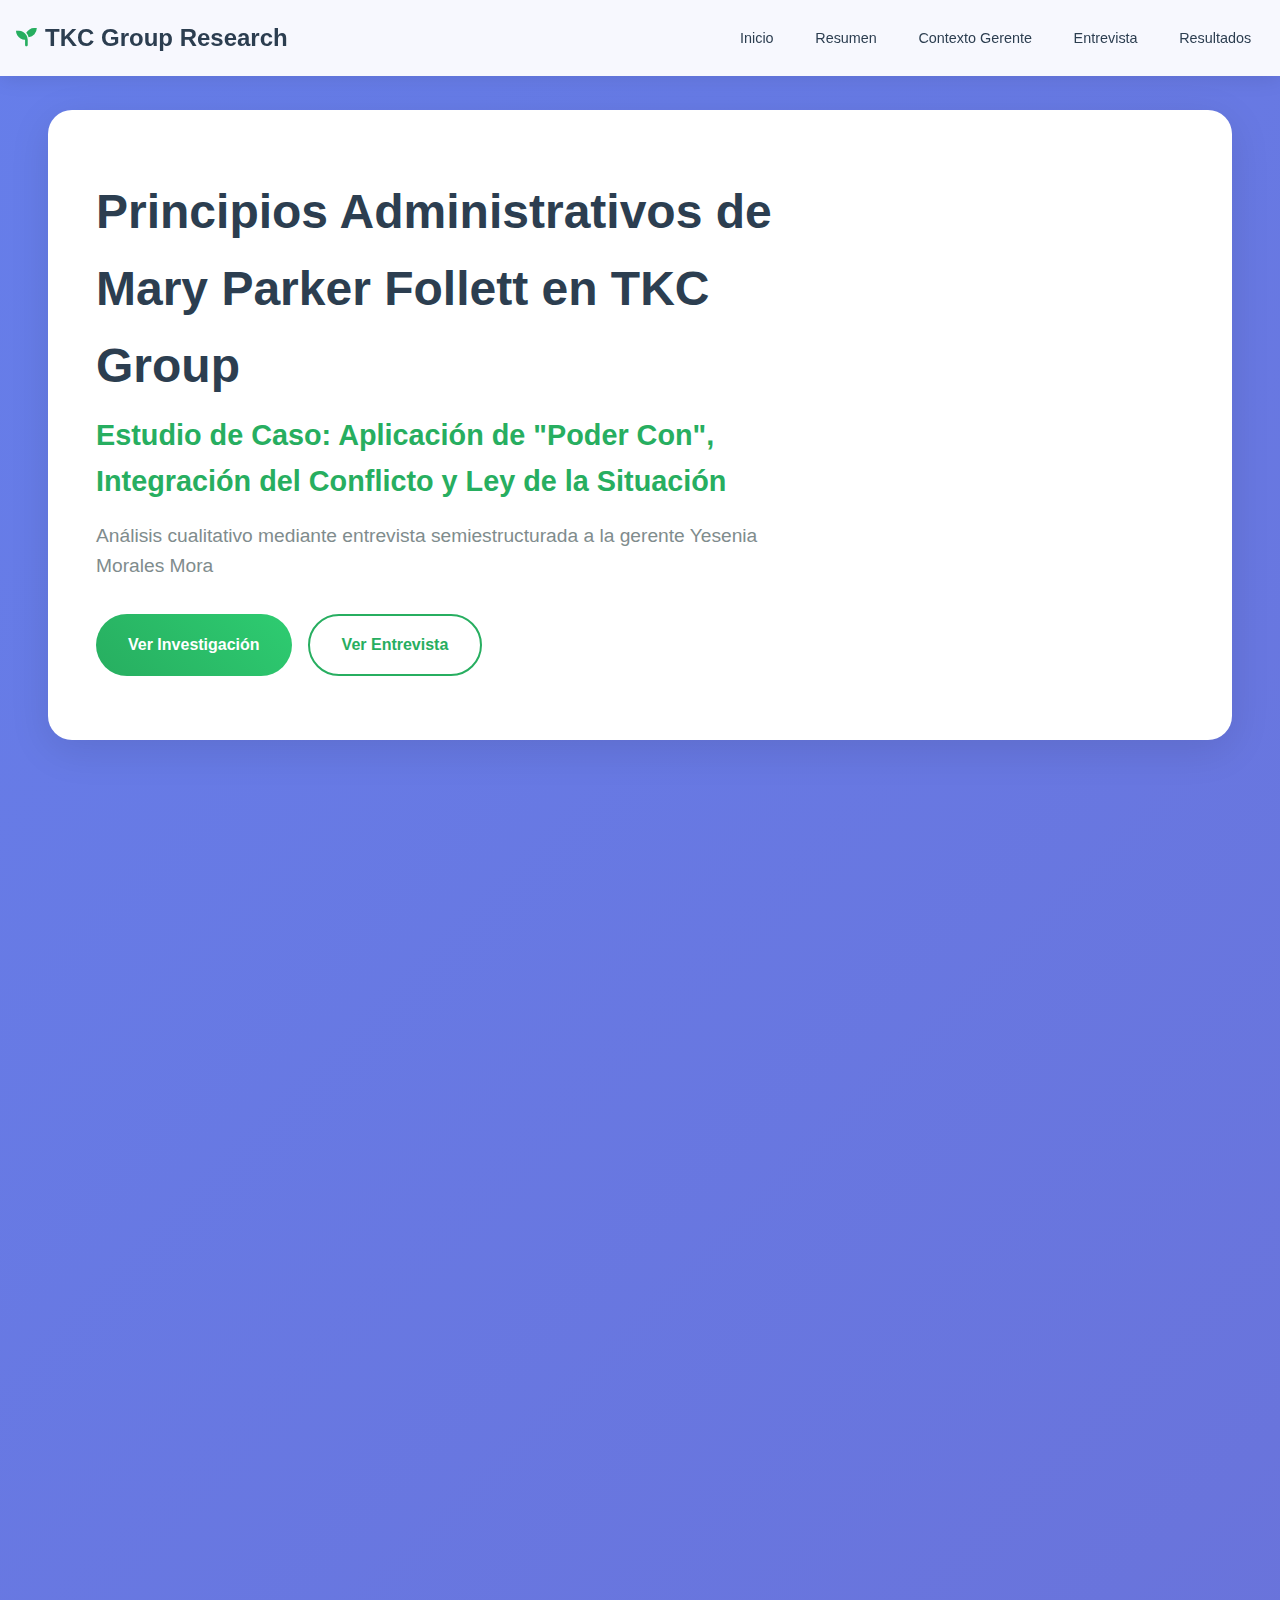
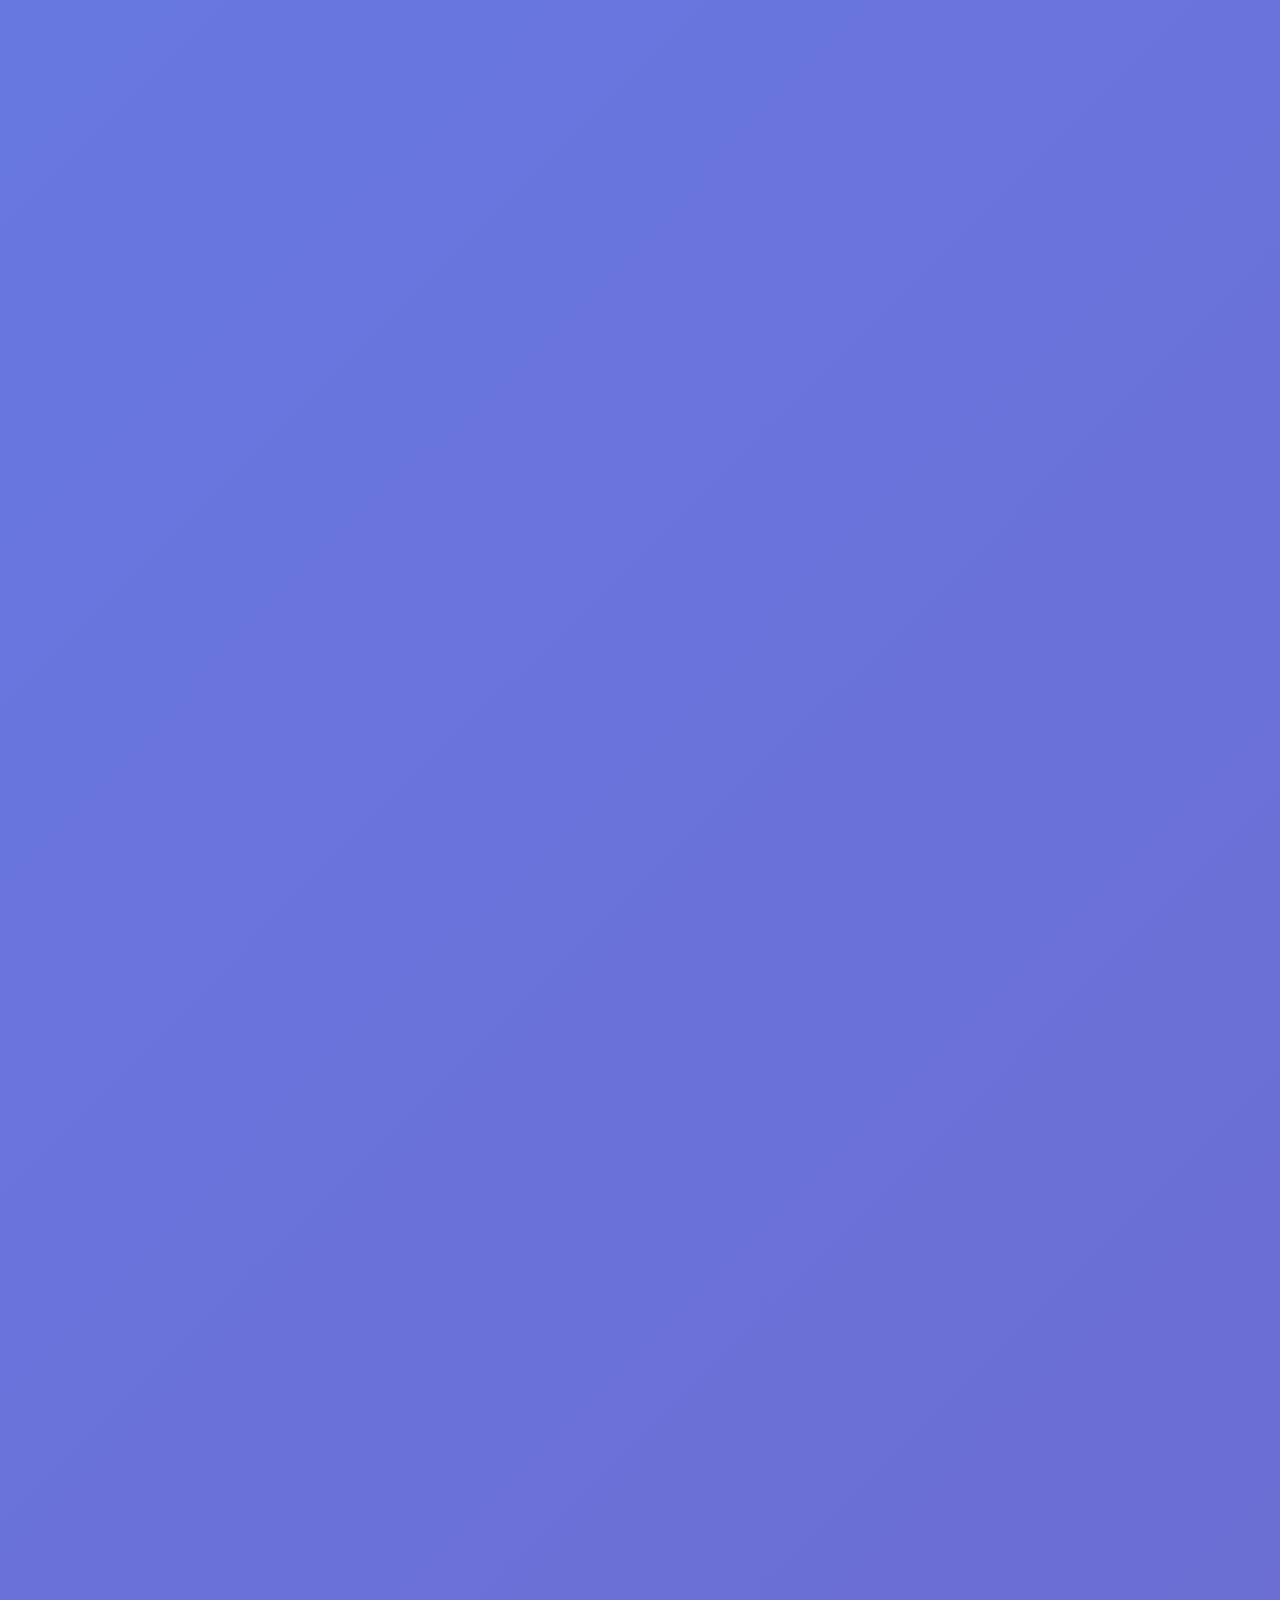
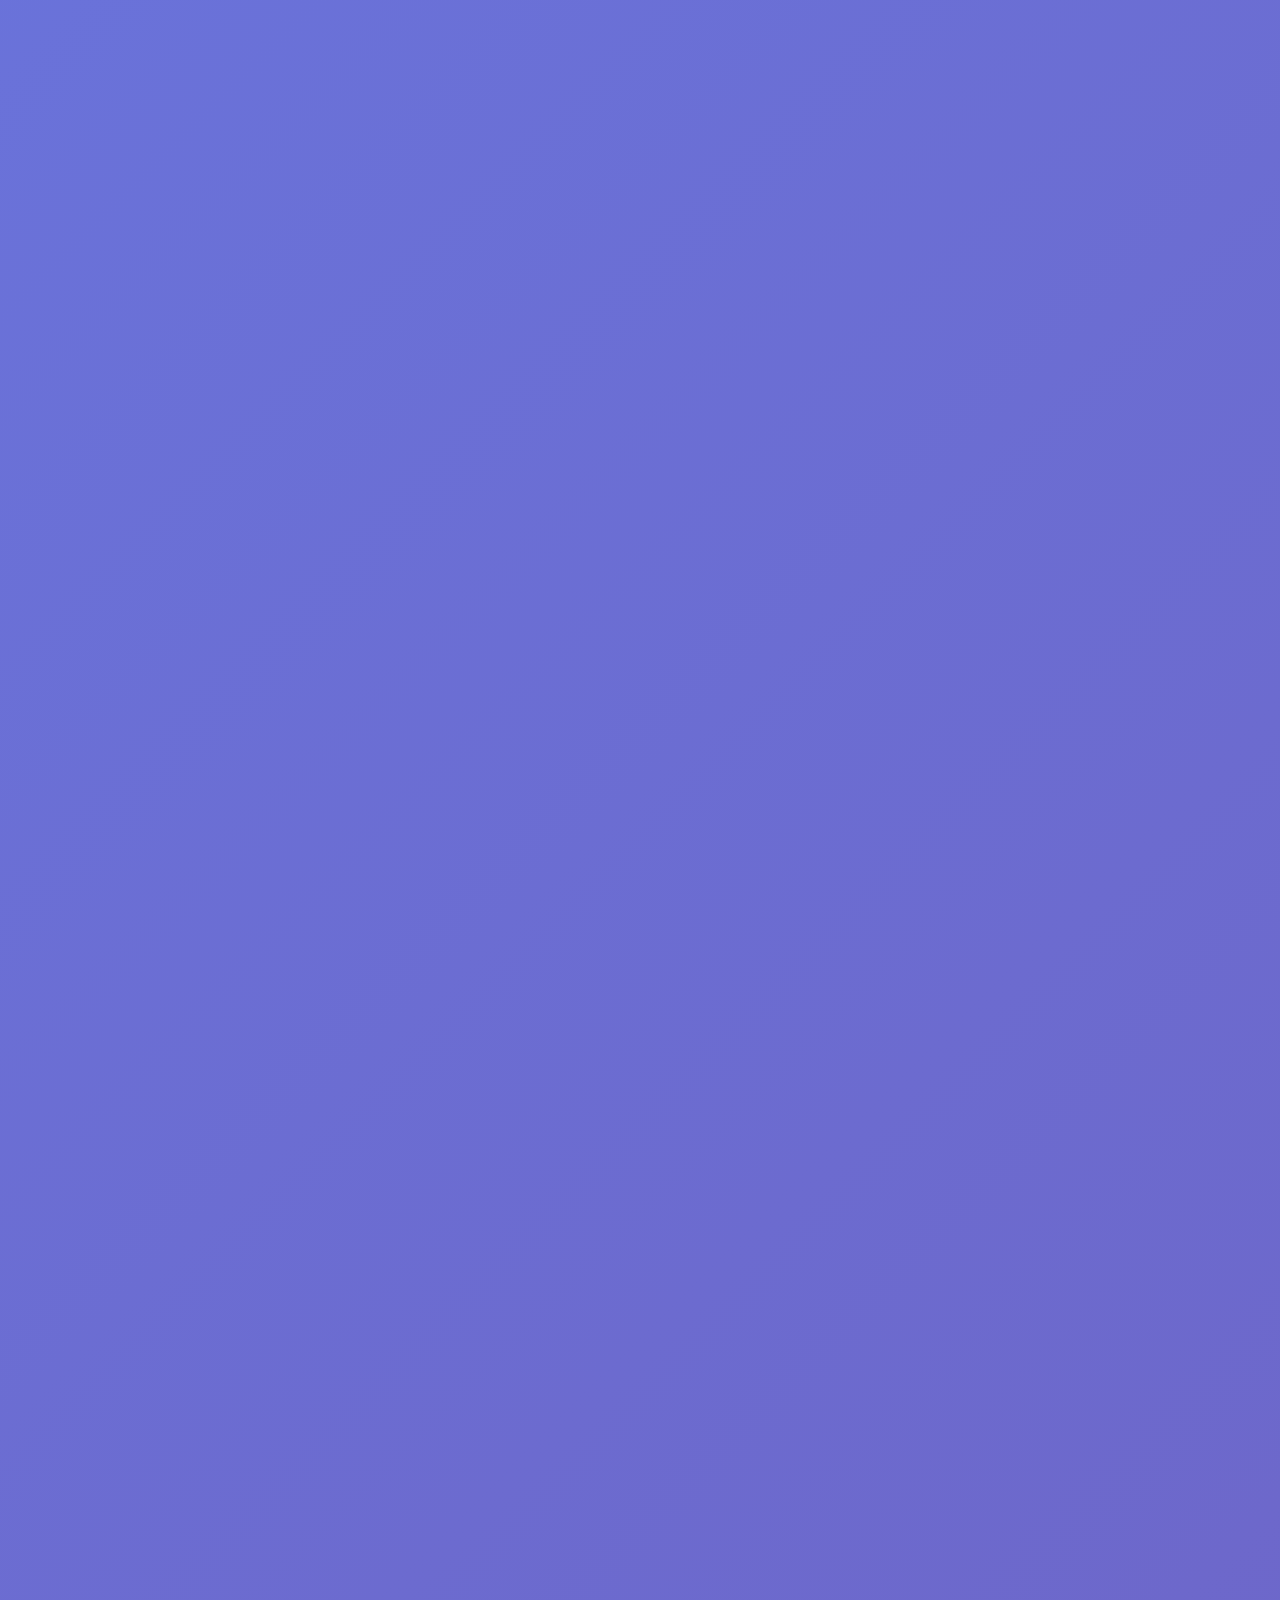
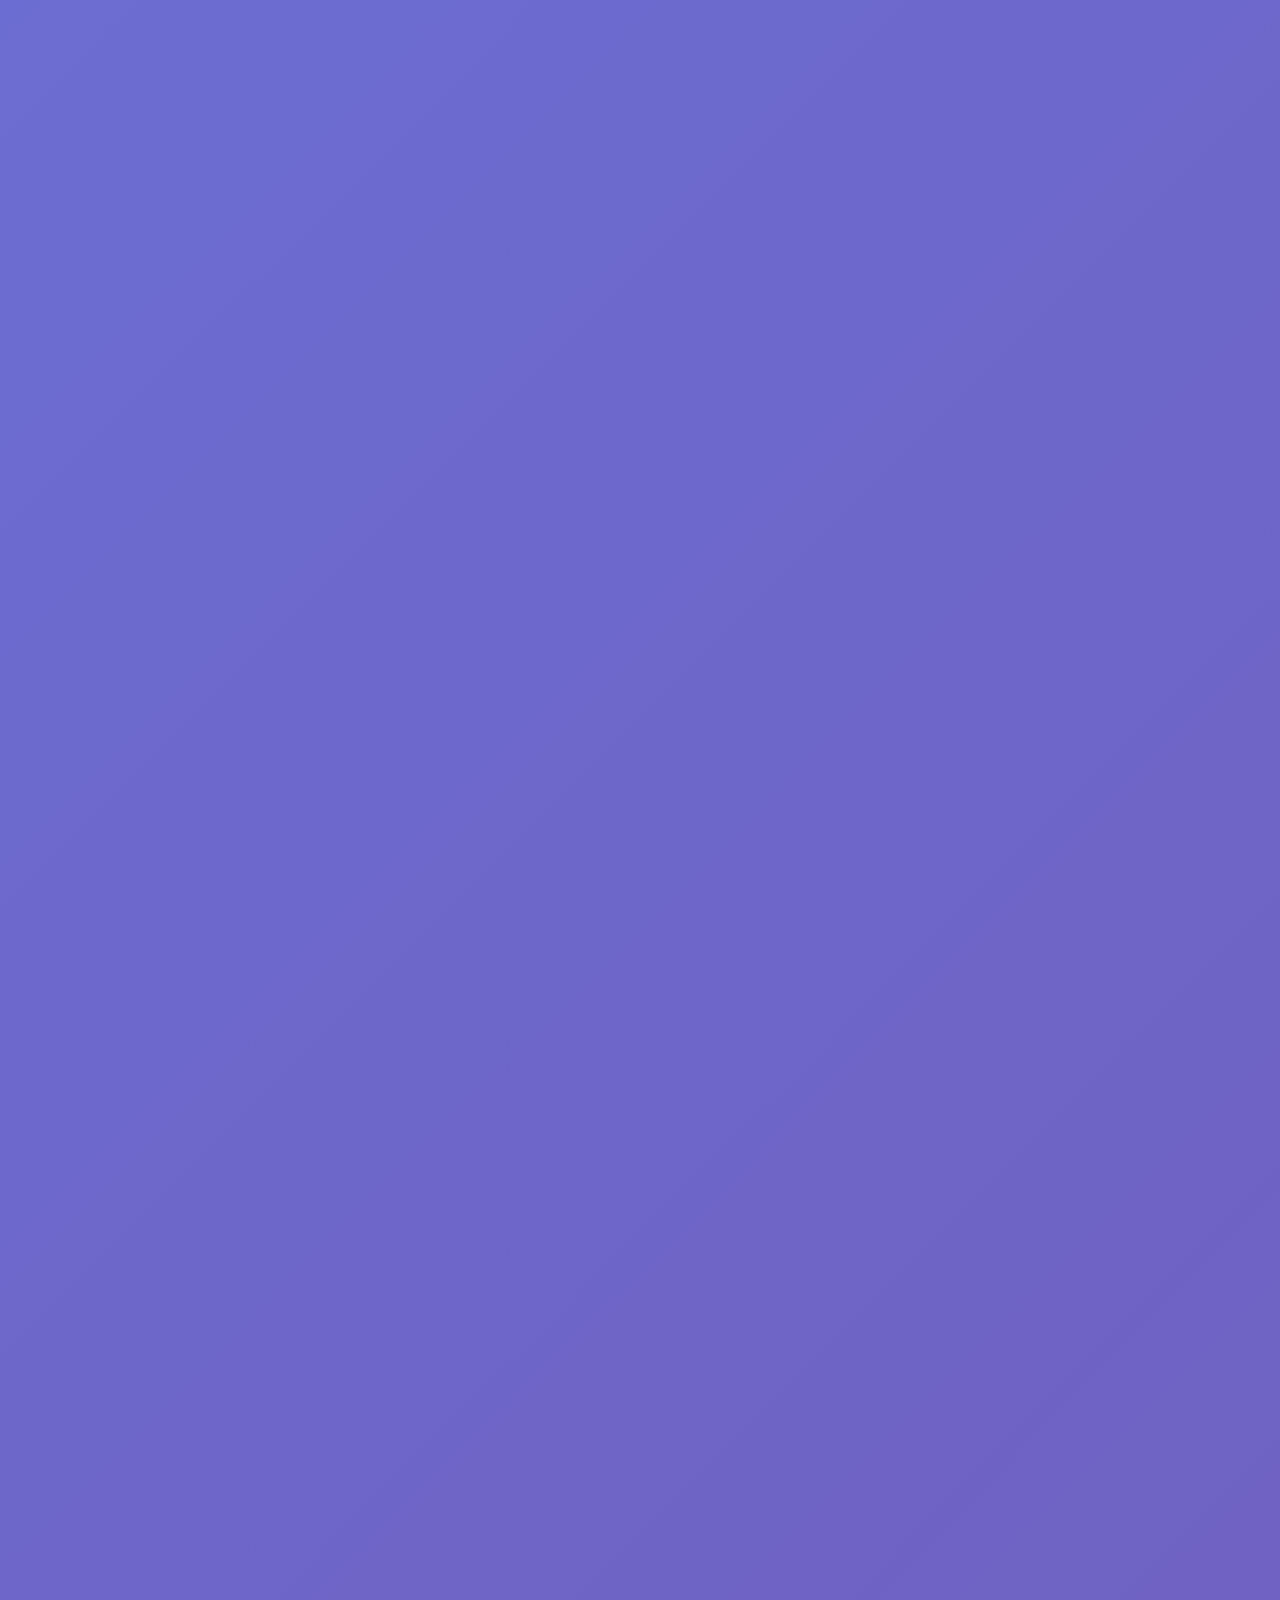
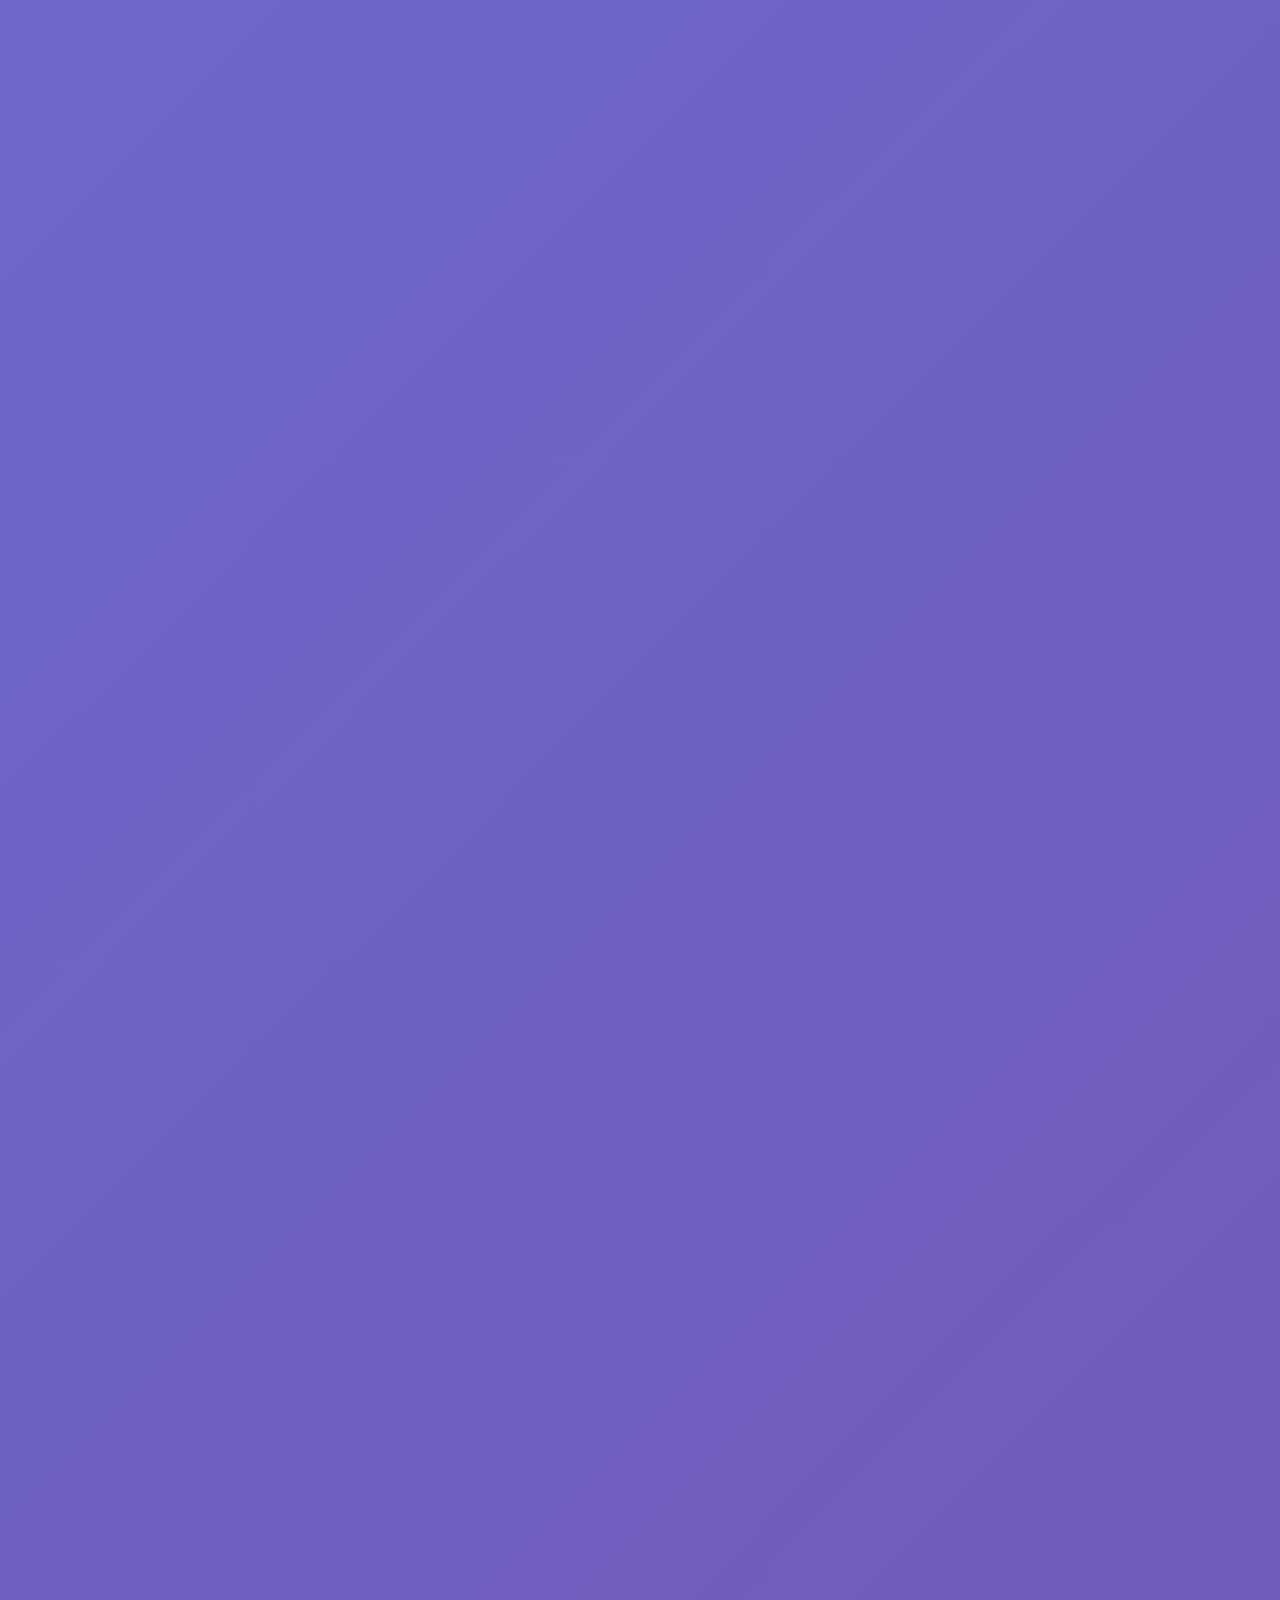
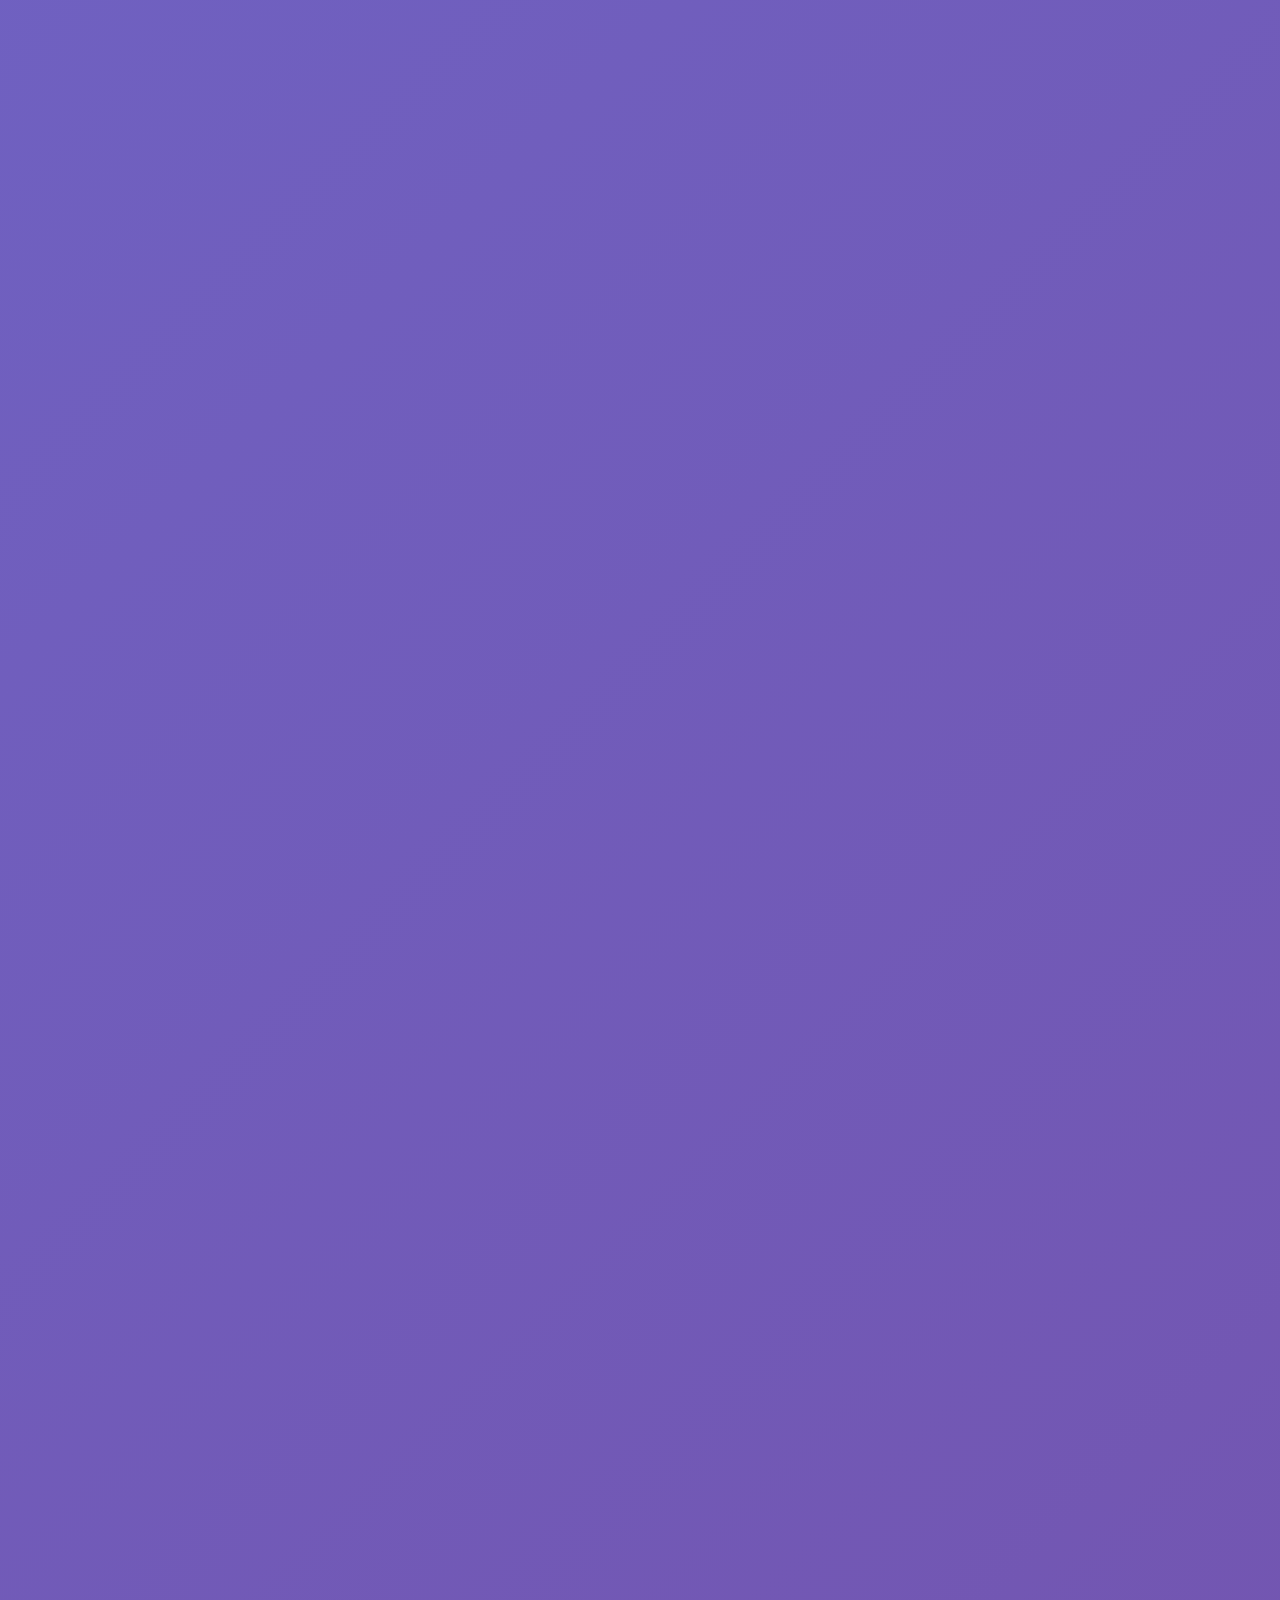
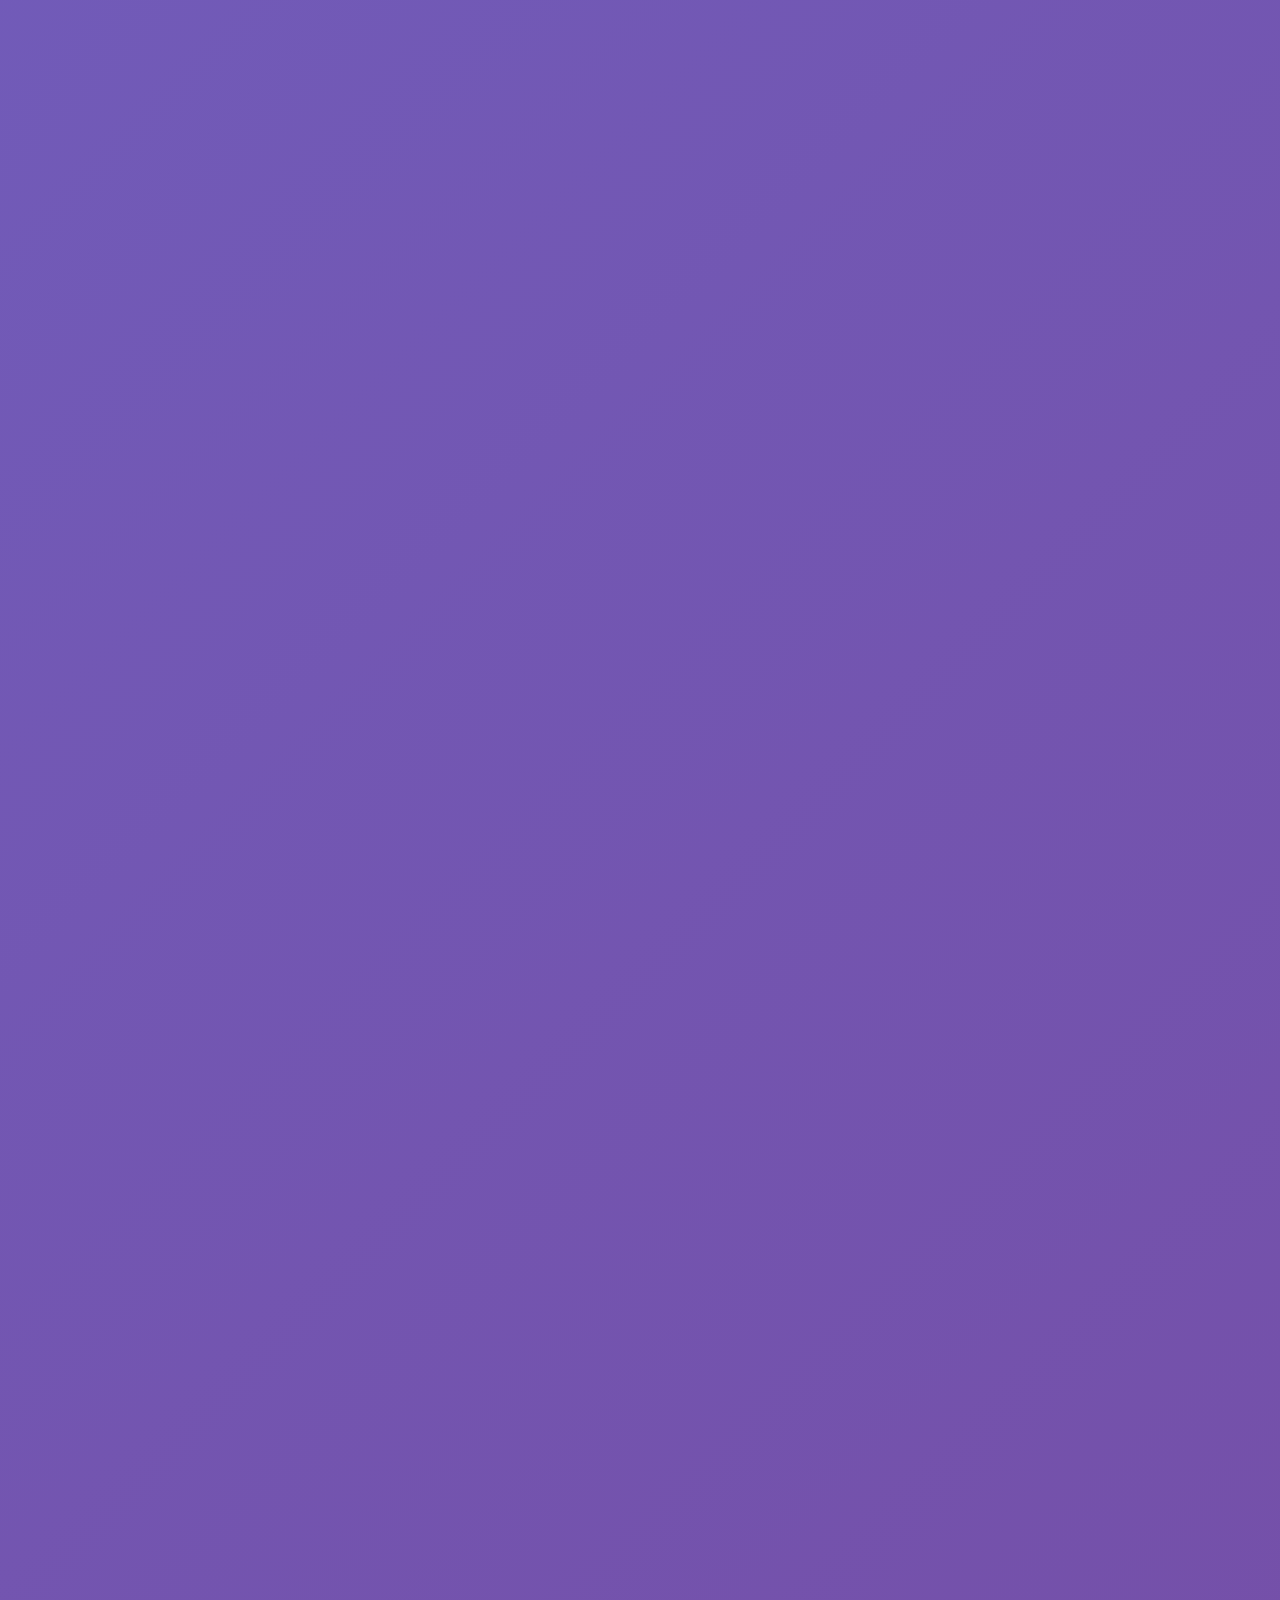
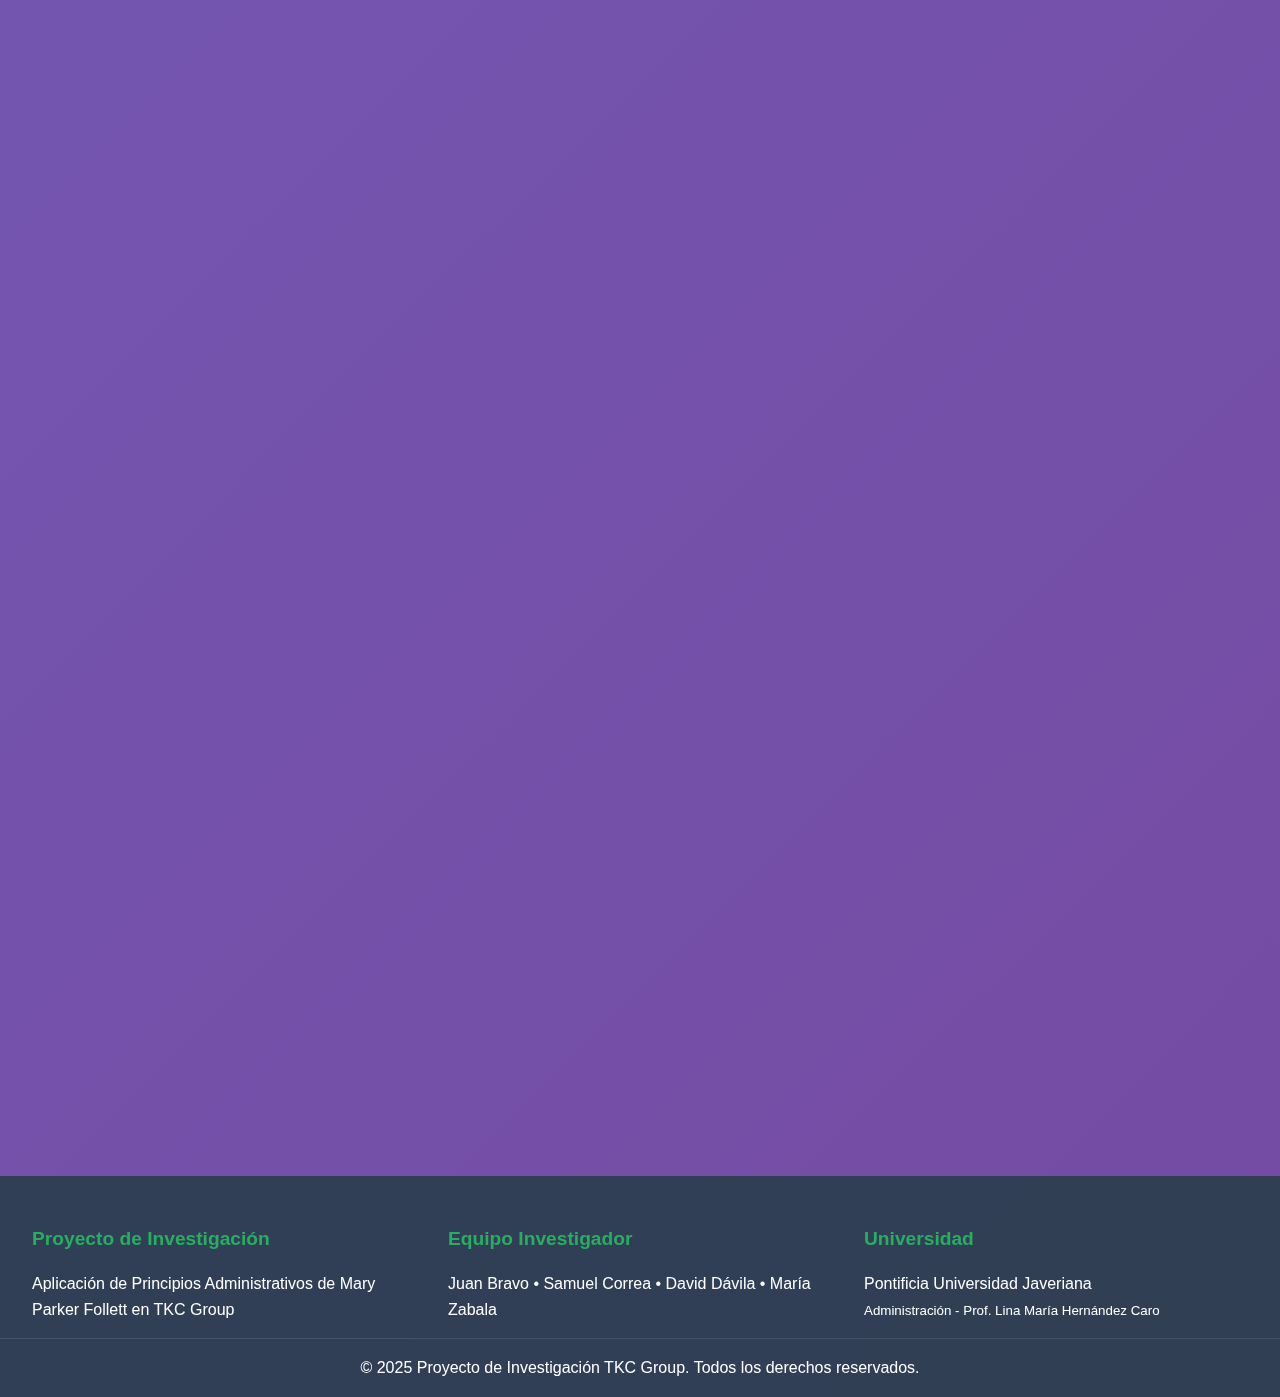
<file: index.html>
<!DOCTYPE html>
<html lang="es">
<head>
    <meta charset="UTF-8">
    <meta name="viewport" content="width=device-width, initial-scale=1.0">
    <meta name="description" content="Proyecto de Investigación en Gestión - Entrevista a TKC Group Fumigaciones">
    <meta name="author" content="Juan Bravo, Samuel Correa, David Dávila, María Zabala">
    <title>Proyecto TKC Group - Principios Administrativos de Mary Parker Follett</title>
    <link rel="stylesheet" href="styles.css">
    <link href="https://cdnjs.cloudflare.com/ajax/libs/font-awesome/6.0.0/css/all.min.css" rel="stylesheet">
</head>
<body>
    <header>
        <nav>
            <div class="nav-brand">
                <i class="fas fa-seedling"></i>
                <h1>TKC Group Research</h1>
            </div>
            <div class="nav-toggle" id="navToggle">
                <span></span>
                <span></span>
                <span></span>
            </div>
            <ul id="navMenu">
                <li><a href="#inicio">Inicio</a></li>
                <li><a href="#resumen">Resumen</a></li>
                <li><a href="#contexto-gerente">Contexto Gerente</a></li>
                <li><a href="#entrevista">Entrevista</a></li>
                <li><a href="#resultados">Resultados</a></li>
            </ul>
        </nav>
    </header>

    <main>
        <!-- Hero Section -->
        <section id="inicio" class="hero-section">
            <div class="hero-content">
                <h2>Principios Administrativos de Mary Parker Follett en TKC Group</h2>
                <h3>Estudio de Caso: Aplicación de "Poder Con", Integración del Conflicto y Ley de la Situación</h3>
                <p class="hero-subtitle">Análisis cualitativo mediante entrevista semiestructurada a la gerente Yesenia Morales Mora</p>
                <div class="hero-buttons">
                    <a href="#proyecto" class="btn btn-primary">Ver Investigación</a>
                    <a href="https://www.youtube.com/watch?v=-OjlI5Dz1kk&t=5s" target="_blank" rel="noopener" class="btn btn-secondary">Ver Entrevista</a>
                </div>
            </div>
            <div class="hero-image">
                <i class="fas fa-building-user"></i>
            </div>
        </section>

        <!-- Resumen Section -->
        <section id="resumen" class="section">
            <div class="section-header">
                <h2><i class="fas fa-file-alt"></i> Resumen del Estudio</h2>
            </div>
            <div class="project-grid">
                <div class="project-card">
                    <h3>Resumen</h3>
                    <p>El estudio analiza cómo TKC Group integra los principios de Mary Parker Follett: "poder con" frente a "poder sobre", integración del conflicto, ley de la situación y proceso grupal. La gerencia de Yesenia Morales Mora aplica liderazgo colaborativo, autonomía responsable y decisiones basadas en hechos técnicos y normativos.</p>
                </div>
                <div class="project-card">
                    <h3>Hallazgos Clave</h3>
                    <p>La autoridad se fundamenta en el análisis situacional; los conflictos se abordan de forma ganar-ganar; la capacitación y protocolos HSEQ refuerzan la autonomía; la retroalimentación con clientes sostiene la adaptación continua.</p>
                </div>
                <div class="project-card">
                    <h3>Palabras Clave</h3>
                    <p><strong>Mary Parker Follett</strong>, liderazgo colaborativo, ley de la situación, integración del conflicto, proceso grupal, servicios ambientales, estudio cualitativo, TKC Group.</p>
                </div>
            </div>
        </section>

        <!-- Proyecto Section -->
        <section id="proyecto" class="section">
            <div class="section-header">
                <h2><i class="fas fa-clipboard-list"></i> Descripción del Proyecto</h2>
            </div>
            <div class="project-grid">
                <div class="project-card">
                    <h3>Objetivo General</h3>
                    <p>Analizar la aplicación de los principios administrativos de Mary Parker Follett en TKC Group, identificando cómo se manifiestan los conceptos de "poder con" versus "poder sobre", la integración del conflicto, la ley de la situación y el proceso grupal en la práctica gerencial.</p>
                </div>
                <div class="project-card">
                    <h3>Metodología</h3>
                    <p>Enfoque cualitativo mediante el método de estudio de caso instrumental, utilizando como estrategia de recolección de datos una entrevista semiestructurada aplicada a la gerente Yesenia Morales Mora.</p>
                </div>
                <div class="project-card">
                    <h3>Marco Teórico</h3>
                    <p>Principios de Mary Parker Follett: "poder con" vs "poder sobre", integración del conflicto como método ganar-ganar, ley de la situación basada en hechos técnicos y contexto operativo, y proceso grupal con retroalimentación continua.</p>
                </div>
            </div>
        </section>

        <!-- Marco Teórico Section -->
        <section id="marco-teorico" class="section">
            <div class="section-header">
                <h2><i class="fas fa-book"></i> Marco Teórico: Principios de Mary Parker Follett</h2>
            </div>
            <div class="theory-grid four-grid">
                <div class="theory-card">
                    <div class="theory-icon">
                        <i class="fas fa-handshake"></i>
                    </div>
                    <h3>"Poder Con" vs "Poder Sobre"</h3>
                    <p>Liderazgo que incrementa la capacidad colectiva y sustituye la imposición por cooperación, favoreciendo el compromiso y el aprendizaje en lugar del control jerárquico tradicional.</p>
                </div>
                <div class="theory-card">
                    <div class="theory-icon">
                        <i class="fas fa-puzzle-piece"></i>
                    </div>
                    <h3>Integración del Conflicto</h3>
                    <p>Método ganar-ganar que combina intereses para alcanzar soluciones superiores, evitando tanto la dominación como los compromisos mínimos mediante la colaboración.</p>
                </div>
                <div class="theory-card">
                    <div class="theory-icon">
                        <i class="fas fa-clipboard-check"></i>
                    </div>
                    <h3>Ley de la Situación</h3>
                    <p>La autoridad de una orden proviene de los hechos del problema y del contexto operativo, no del rango jerárquico. Las decisiones emergen del análisis técnico de la situación.</p>
                </div>
                <div class="theory-card">
                    <div class="theory-icon">
                        <i class="fas fa-sync-alt"></i>
                    </div>
                    <h3>Proceso Grupal y Respuesta Circular</h3>
                    <p>Destaca la interdependencia de las relaciones, donde el desempeño se genera a partir del trabajo colectivo y la retroalimentación continua entre todos los participantes.</p>
                </div>
            </div>
            <div class="follett-application">
                <h3>Aplicación en TKC Group</h3>
                <p>En TKC Group, estos principios se evidencian en la coordinación operativa de cuadrillas basada en protocolos de manejo integrado de plagas, la cultura del "poder con" reflejada en programas de capacitación técnica y políticas HSEQ que otorgan autonomía responsable a los técnicos de campo, y la integración del conflicto en la programación de servicios con clientes regulados.</p>
            </div>
        </section>

        <!-- Metodología Section -->
        <section id="metodologia" class="section">
            <div class="section-header">
                <h2><i class="fas fa-flask"></i> Metodología</h2>
            </div>
            <div class="project-grid four-grid">
                <div class="project-card">
                    <h3>Enfoque</h3>
                    <p>Estudio cualitativo con <strong>estudio de caso instrumental</strong> (Stake, 1999) para comprender la aplicación práctica de los principios de Mary Parker Follett en TKC.</p>
                </div>
                <div class="project-card">
                    <h3>Estrategia</h3>
                    <p>Entrevista <strong>semiestructurada</strong> a la gerente Yesenia Morales Mora como fuente principal, complementada con revisión de prácticas HSEQ y contexto operativo.</p>
                </div>
                <div class="project-card">
                    <h3>Instrumento</h3>
                    <p>Guía organizada en bloques: Apertura/Consentimiento, Contexto, Núcleo (poder con, ley de la situación, integración del conflicto/proceso grupal) y Cierre.</p>
                </div>
                <div class="project-card">
                    <h3>Calidad del Dato</h3>
                    <p>Preguntas abiertas y pertinentes, sondeos (¿por qué?, ¿cómo?, ¿ejemplo?) y coherencia entre objetivos, marco teórico y dimensiones de análisis aseguran validez y confiabilidad.</p>
                </div>
            </div>
        </section>

        <!-- Empresa Section -->
        <section id="empresa" class="section">
            <div class="section-header">
                <h2><i class="fas fa-industry"></i> TKC Group</h2>
            </div>
            <div class="company-info">
                <div class="company-description">
                    <h3>Acerca de la Empresa</h3>
                    <p>TKC Group es una empresa colombiana de servicios ambientales fundada en 2004 por Liliana Morales Mora. Desde 2017, bajo la gerencia de Yesenia Morales Mora (profesional en seguridad y salud en el trabajo), ha evolucionado de ofrecer únicamente servicios de fumigación a diversificar sus operaciones en cuatro líneas de negocio especializadas.</p>
                    
                    <h4>Líneas de Negocio:</h4>
                    <ul class="services-list">
                        <li><i class="fas fa-building"></i> <strong>TKC CORP:</strong> Plan de saneamiento básico y control integrado de plagas</li>
                        <li><i class="fas fa-home"></i> <strong>TKC Home:</strong> Control de plagas en espacios residenciales</li>
                        <li><i class="fas fa-tint"></i> <strong>Hidriko:</strong> Monitoreo y desinfección de sistemas de agua potable</li>
                        <li><i class="fas fa-shield-alt"></i> <strong>TKC Security:</strong> Asesoría en seguridad y salud en el trabajo</li>
                    </ul>
                    
                    <h4>Reconocimientos:</h4>
                    <p>Certificada por el PREAD (Programa de Excelencia Ambiental Distrital) por su desempeño ambiental y responsabilidad social empresarial.</p>
                </div>
                <div class="company-stats">
                    <div class="stat-card">
                        <div class="stat-number">21</div>
                        <div class="stat-label">Años de Experiencia</div>
                    </div>
                    <div class="stat-card">
                        <div class="stat-number">270+</div>
                        <div class="stat-label">Empleados</div>
                    </div>
                    <div class="stat-card">
                        <div class="stat-number">2</div>
                        <div class="stat-label">Sedes en Bogotá</div>
                    </div>
                </div>
            </div>
            <div class="follett-application" style="margin-top:2rem;">
                <h3>Clasificación Organizacional</h3>
                <ul class="services-list">
                    <li><i class="fas fa-briefcase"></i> <strong>Finalidad:</strong> Empresarial</li>
                    <li><i class="fas fa-user-friends"></i> <strong>Tamaño:</strong> Mediana (directa) / Grande (con indirecta)</li>
                    <li><i class="fas fa-layer-group"></i> <strong>Sector:</strong> Terciario (saneamiento, desinfección, lavado de tanques, control de plagas, extintores)</li>
                    <li><i class="fas fa-balance-scale"></i> <strong>Forma jurídica:</strong> SAS</li>
                    <li><i class="fas fa-industry"></i> <strong>Actividad:</strong> Servicios industriales</li>
                    <li><i class="fas fa-map-marker-alt"></i> <strong>Ámbito:</strong> Nacional (2 sedes en Bogotá)</li>
                    <li><i class="fas fa-lock"></i> <strong>Propiedad:</strong> Privada</li>
                </ul>
            </div>
        </section>

        <!-- Ley de la Situación Flow Section -->
        <section id="flujo-situacion" class="section">
            <div class="section-header">
                <h2><i class="fas fa-diagram-project"></i> Flujo "Ley de la Situación"</h2>
            </div>
            <p style="max-width:800px;margin:0 auto 2rem auto;text-align:center;">Cada etapa desplaza la autoridad al análisis técnico y normativo de la situación, alineándose con la lógica de Mary Parker Follett. Haz clic en cada paso para ver su explicación.</p>
            <div class="flow-steps" id="flowSteps">
                <!-- Pasos generados dinámicamente -->
            </div>
            <div class="flow-detail" id="flowDetail" aria-live="polite">
                <h3>Selecciona un paso del flujo</h3>
                <p>Diagnóstico del sitio, riesgos y normativa, selección del método, verificación HSEQ & ejecución, retroalimentación con el cliente.</p>
            </div>
            <div class="interview-actions" style="margin-top:2rem;">
                <a href="https://colab.research.google.com/drive/1sAZjNzilAOlgaZQn6m_MlR38vyuNcDr8?usp=sharing" target="_blank" rel="noopener" class="btn btn-primary">
                    <i class="fas fa-chart-line"></i> Ver Diagrama de Flujo
                </a>
            </div>
        </section>

        <!-- Timeline Section -->
        <section id="timeline" class="section">
            <div class="section-header">
                <h2><i class="fas fa-stream"></i> Línea de Tiempo TKC Group</h2>
            </div>
            <p style="max-width:800px;margin:0 auto 2rem auto;text-align:center;">Evolución histórica: origen (1969), formación (1989), experiencia (1994–2004), fundación (2004), consolidación (2004–2017), cambio de gerencia (2017), diversificación (2017–Actualidad) y liderazgo actual. Haz clic en cada hito para ver la descripción completa.</p>
            <div class="timeline-container" id="timelineContainer" aria-label="Línea de tiempo interactiva">
                <!-- Eventos generados dinámicamente -->
            </div>
            <div class="timeline-detail" id="timelineDetail" aria-live="polite">
                <h3>Selecciona un hito</h3>
                <p>Los hitos listados reflejan la trayectoria emprendedora, la maduración estructural y el liderazgo colaborativo contemporáneo.</p>
            </div>
        </section>

        <!-- Equipo Section -->
        <section id="equipo" class="section">
            <div class="section-header">
                <h2><i class="fas fa-users"></i> Equipo de Investigación</h2>
            </div>
            <div class="team-grid four-grid">
                <div class="team-member">
                    <div class="member-avatar">
                        <i class="fas fa-user-graduate"></i>
                    </div>
                    <h3>Juan Bravo</h3>
                    <p class="member-role">Investigador Principal</p>
                    <p class="member-desc">Coordinación del proyecto y análisis de principios administrativos de Mary Parker Follett.</p>
                </div>
                <div class="team-member">
                    <div class="member-avatar">
                        <i class="fas fa-user-graduate"></i>
                    </div>
                    <h3>Samuel Correa</h3>
                    <p class="member-role">Analista de Metodología</p>
                    <p class="member-desc">Diseño del estudio de caso instrumental y análisis cualitativo.</p>
                </div>
                <div class="team-member">
                    <div class="member-avatar">
                        <i class="fas fa-user-graduate"></i>
                    </div>
                    <h3>David Dávila</h3>
                    <p class="member-role">Coordinador de Entrevistas</p>
                    <p class="member-desc">Diseño y aplicación de la entrevista semiestructurada a la gerente.</p>
                </div>
                <div class="team-member">
                    <div class="member-avatar">
                        <i class="fas fa-user-graduate"></i>
                    </div>
                    <h3>María Zabala</h3>
                    <p class="member-role">Analista de Datos</p>
                    <p class="member-desc">Procesamiento y análisis de la información recolectada en la entrevista.</p>
                </div>
            </div>
        </section>

        <!-- Entrevista Section -->
        <section id="entrevista" class="section">
            <div class="section-header">
                <h2><i class="fas fa-microphone"></i> Entrevista</h2>
            </div>
            <div class="interview-content">
                <div class="interview-info">
                    <h3>Información de la Entrevista</h3>
                    <div class="interview-details">
                        <div class="detail-item">
                            <i class="fas fa-calendar"></i>
                            <span>Fecha: <strong>Septiembre 30, 2025</strong></span>
                        </div>
                        <div class="detail-item">
                            <i class="fas fa-clock"></i>
                            <span>Tipo: <strong>Entrevista Semiestructurada</strong></span>
                        </div>
                        <div class="detail-item">
                            <i class="fas fa-user-tie"></i>
                            <span>Entrevistada: <strong>Yesenia Morales Mora - Gerente General</strong></span>
                        </div>
                        <div class="detail-item">
                            <i class="fas fa-graduation-cap"></i>
                            <span>Profesión: <strong>Seguridad y Salud en el Trabajo</strong></span>
                        </div>
                    </div>
                </div>
                
                <div class="interview-topics">
                    <h3>Bloques Temáticos de la Entrevista</h3>
                    <div class="topics-grid four-grid">
                        <div class="topic-card">
                            <h4>Liderazgo y Ejercicio del Poder</h4>
                            <p>Exploración del "poder con" vs "poder sobre": estilo de liderazgo, distribución del poder, mecanismos de motivación y delegación de autoridad en TKC Group.</p>
                        </div>
                        <div class="topic-card">
                            <h4>Toma de Decisiones y Adaptabilidad</h4>
                            <p>Aplicación de la "ley de la situación": manejo de situaciones imprevistas, rol de la experiencia técnica vs jerarquía, y decisiones basadas en hechos.</p>
                        </div>
                        <div class="topic-card">
                            <h4>Integración del Conflicto</h4>
                            <p>Gestión de desacuerdos entre personal técnico y clientes, estrategias para conflictos internos, y búsqueda de soluciones ganar-ganar.</p>
                        </div>
                        <div class="topic-card">
                            <h4>Proceso Grupal y Coordinación</h4>
                            <p>Promoción del trabajo en equipo, retroalimentación de clientes, comunicación circular vs vertical, y cooperación interdepartamental.</p>
                        </div>
                    </div>
                </div>

                <div class="interview-questions">
                    <h3>Preguntas Clave de la Entrevista</h3>
                    <div class="questions-container">
                        <div class="question-block">
                            <h4>Preguntas sobre Liderazgo</h4>
                            <ul>
                                <li>¿Cómo define su estilo de liderazgo dentro de la empresa?</li>
                                <li>¿De qué manera maneja la distribución de poder para no caer en una imposición?</li>
                                <li>¿Qué mecanismos usa para motivar y mantener a sus técnicos y administrativos?</li>
                            </ul>
                        </div>
                        <div class="question-block">
                            <h4>Preguntas sobre Toma de Decisiones</h4>
                            <ul>
                                <li>¿Cómo manejan las situaciones imprevistas durante la prestación de un servicio?</li>
                                <li>¿Qué rol juega la experiencia de un técnico frente a la jerarquía de resolución de problemas?</li>
                                <li>¿Cómo se asegura que las decisiones se guíen por hechos y no por factores ambiguos?</li>
                            </ul>
                        </div>
                        <div class="question-block">
                            <h4>Preguntas sobre Manejo de Conflictos</h4>
                            <ul>
                                <li>¿Cómo se gestionan los desacuerdos entre personal técnico y clientes?</li>
                                <li>¿Qué estrategias utiliza para manejar conflictos internos entre las distintas áreas?</li>
                                <li>¿Cómo se promueve la cooperación y trabajo en equipo en TKC?</li>
                            </ul>
                        </div>
                    </div>
                </div>

                <div class="interview-actions">
                    <a href="https://www.youtube.com/watch?v=-OjlI5Dz1kk&t=5s" target="_blank" rel="noopener" class="btn btn-secondary">
                        <i class="fas fa-video"></i> Ver Entrevista
                    </a>
                    <a href="entrevista.html" class="btn btn-primary" style="margin-left:0.5rem;">
                        <i class="fas fa-file-lines"></i> Entrevista completa (Q&A)
                    </a>
                </div>
            </div>
        </section>

        <!-- Resultados Section -->
        <section id="resultados" class="section">
            <div class="section-header">
                <h2><i class="fas fa-chart-bar"></i> Resultados del Análisis</h2>
            </div>
            <div class="project-grid four-grid">
                <div class="project-card">
                    <h3>Contexto Gerencial y Evolución</h3>
                    <p>La transición de Liliana a Yesenia (2017) ocurre sobre una base ya formalizada (departamentos, procesos, perfiles), permitiendo que el enfoque humano y técnico de Yesenia potencie la expansión y diversificación sin perder control de estándares.</p>
                </div>
                <div class="project-card">
                    <h3>“Poder con” en la Práctica</h3>
                    <p>El liderazgo se centra en participación, escucha y autonomía responsable. Las decisiones se concertan y la motivación combina capacitación técnica, reconocimiento y espacios de diálogo, evitando imposiciones verticales.</p>
                </div>
                <div class="project-card">
                    <h3>Ley de la Situación</h3>
                    <p>La autoridad deriva del análisis técnico: diagnósticos, normativa sanitaria-ambiental y experiencia del técnico prevalecen sobre jerarquía. Si un técnico señala riesgo, el servicio se ajusta o suspende.</p>
                </div>
                <div class="project-card">
                    <h3>Conflicto y Respuesta Circular</h3>
                    <p>Los desacuerdos se tratan como oportunidades de mejora (comités operativos, mediación, retroalimentación cliente). La comunicación circular evita silos y refuerza coordinación transversal.</p>
                </div>
            </div>
            <div class="follett-application" style="margin-top:2rem;">
                <h3>Síntesis Analítica</h3>
                <p>Los resultados evidencian aplicación consistente de los principios de Mary Parker Follett: el <strong>“poder con”</strong> fortalece cohesión; la <strong>ley de la situación</strong> legitima decisiones técnicas; la <strong>integración del conflicto</strong> reconvierte tensiones en aprendizaje; y la <strong>respuesta circular</strong> sostiene adaptación continua. Esta articulación permite a TKC balancear rigor regulatorio, servicio especializado y bienestar humano.</p>
            </div>
        </section>

        <!-- Bibliografía Section -->
        <section id="bibliografia" class="section">
            <div class="section-header">
                <h2><i class="fas fa-book-open"></i> Bibliografía</h2>
            </div>
            <div class="project-grid">
                <div class="project-card">
                    <h3>Referencias seleccionadas</h3>
                    <ul class="services-list">
                        <li><i class="fas fa-link"></i> Mendenhall, M. & Mendenhall, M. (2010). Voices from the past: Mary Parker Follett. <em>Journal of Management History</em>.</li>
                        <li><i class="fas fa-link"></i> Peek, L. (2025). Mary Parker Follett theory. <em>Contemporary Management Review</em>.</li>
                        <li><i class="fas fa-globe"></i> Secretaría Distrital de Ambiente (2024). <a href="https://ambientebogota.gov.co/web/sda/pread" target="_blank" rel="noopener">PREAD</a>.</li>
                        <li><i class="fas fa-link"></i> Stake, R. E. (1999). <em>Investigación con estudio de casos</em>. Morata.</li>
                        <li><i class="fas fa-globe"></i> TKC Group (2025). <a href="https://fumigacionestkc.com/" target="_blank" rel="noopener">Sitio oficial</a>.</li>
                        <li><i class="fas fa-video"></i> Entrevista (2025). <a href="https://www.youtube.com/watch?v=-OjlI5Dz1kk" target="_blank" rel="noopener">YouTube</a>.</li>
                    </ul>
                </div>
            </div>
        </section>

        <!-- Conclusiones Section -->
        <section id="conclusiones" class="section">
            <div class="section-header">
                <h2><i class="fas fa-check-circle"></i> Conclusiones</h2>
            </div>
            <div class="project-grid four-grid">
                <div class="project-card">
                    <h3>Alineación con Follett</h3>
                    <p>La gerencia de Yesenia encarna los principios de Follett: autoridad situada, colaboración y resolución integradora de conflictos sustentan un liderazgo participativo y adaptable.</p>
                </div>
                <div class="project-card">
                    <h3>Impacto en Desempeño</h3>
                    <p>Ética, responsabilidad sostenible y ambiente laboral cómodo explican resultados positivos recientes: calidad de servicio, expansión y reconocimiento ambiental (PREAD).</p>
                </div>
                <div class="project-card">
                    <h3>Validación Teórica</h3>
                    <p>El caso funciona como evidencia empírica que refuerza la vigencia del pensamiento administrativo clásico aplicado a contextos contemporáneos regulados y técnicos.</p>
                </div>
                <div class="project-card">
                    <h3>Perspectiva Humana</h3>
                    <p>La investigación destaca que gerentes y empleados aprenden de forma continua; la dimensión humana no se opone a la eficiencia sino que la potencia.</p>
                </div>
            </div>
            <div class="follett-application" style="margin-top:2rem;">
                <h3>Cierre Interpretativo</h3>
                <p>TKC muestra que integrar análisis situacional, conocimiento técnico y empatía genera un modelo de gestión resiliente. La articulación de <strong>participación</strong>, <strong>retroalimentación circular</strong> y <strong>autoridad basada en hechos</strong> se posiciona como eje para sostener crecimiento responsable y aprendizaje organizacional continuo.</p>
            </div>
        </section>
    </main>

    <footer>
        <div class="footer-content">
            <div class="footer-section">
                <h4>Proyecto de Investigación</h4>
                <p>Aplicación de Principios Administrativos de Mary Parker Follett en TKC Group</p>
            </div>
            <div class="footer-section">
                <h4>Equipo Investigador</h4>
                <p>Juan Bravo • Samuel Correa • David Dávila • María Zabala</p>
            </div>
            <div class="footer-section">
                <h4>Universidad</h4>
                <p>Pontificia Universidad Javeriana</p>
                <p><small>Administración - Prof. Lina María Hernández Caro</small></p>
            </div>
        </div>
        <div class="footer-bottom">
            <p>&copy; 2025 Proyecto de Investigación TKC Group. Todos los derechos reservados.</p>
        </div>
    </footer>

    <script src="script.js"></script>
</body>
</html>
</file>
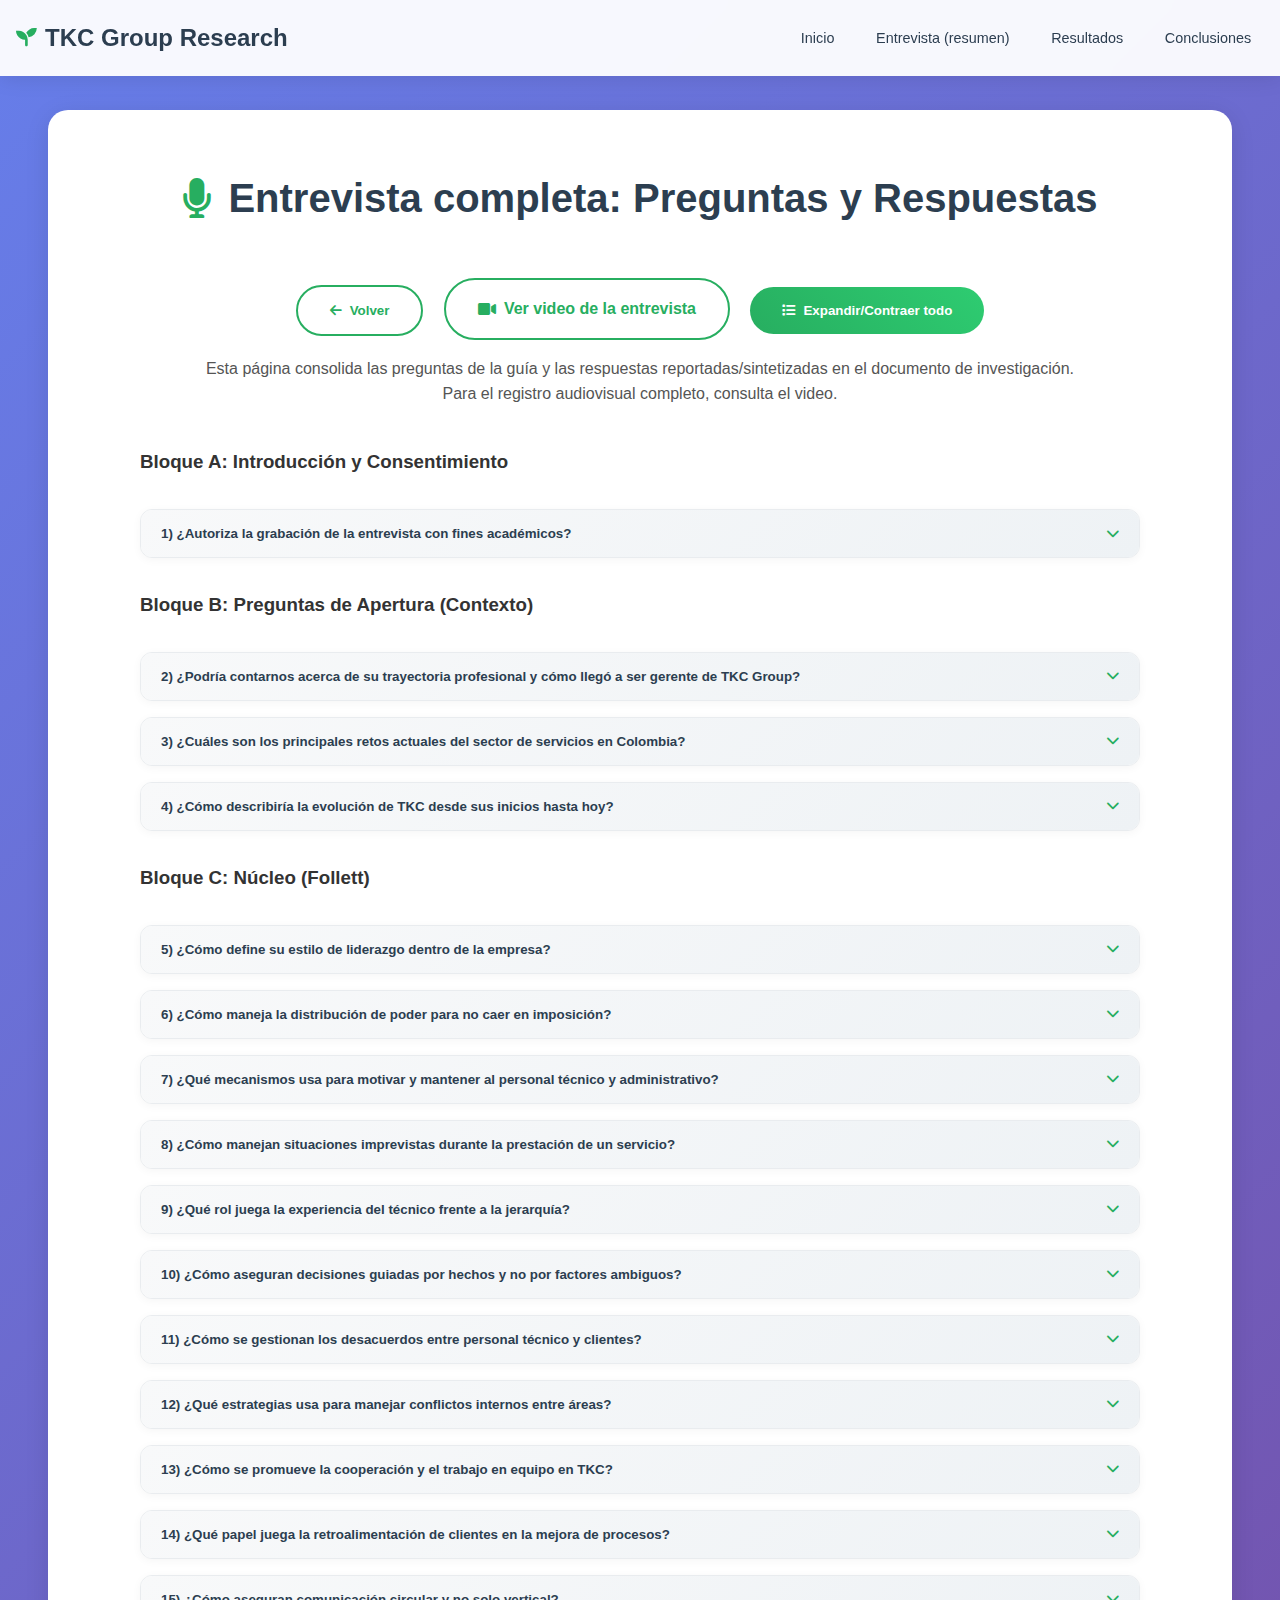
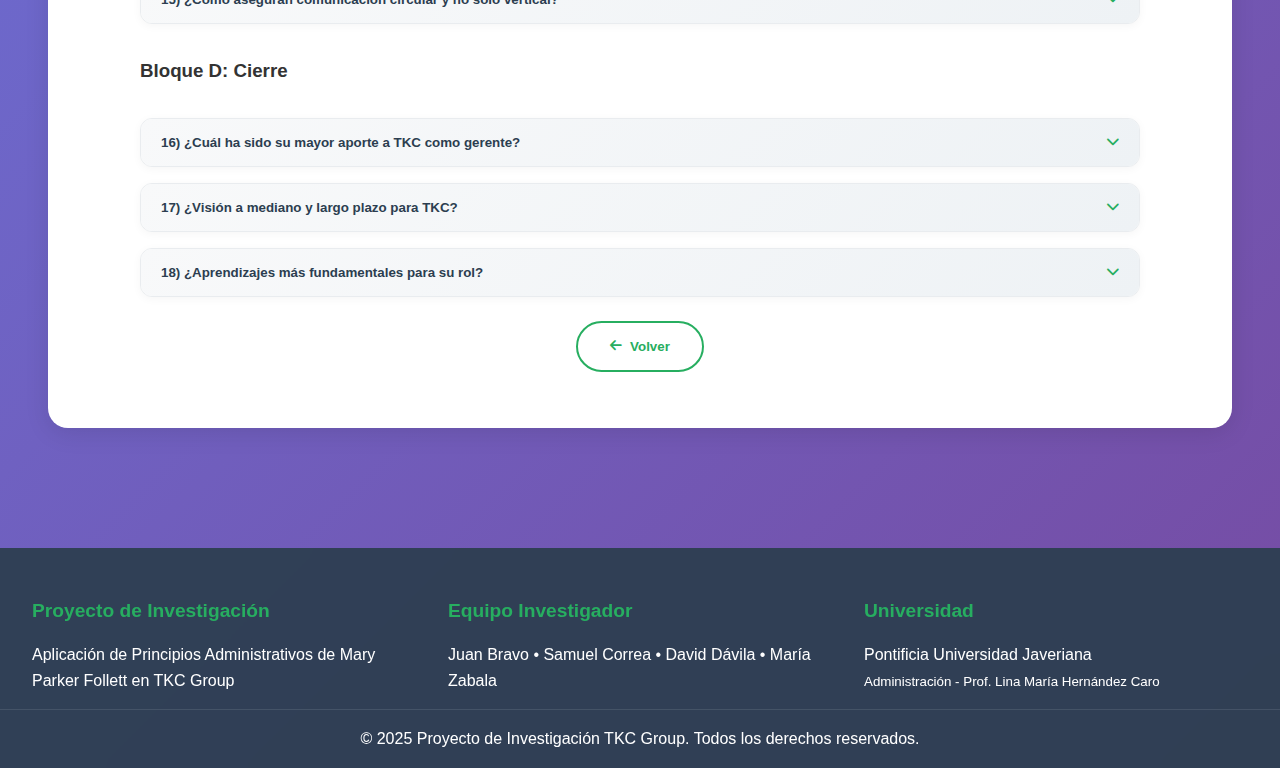
<file: entrevista.html>
<!DOCTYPE html>
<html lang="es">
<head>
  <meta charset="UTF-8" />
  <meta name="viewport" content="width=device-width, initial-scale=1.0" />
  <meta name="description" content="Entrevista completa: preguntas y respuestas a la gerente de TKC Group" />
  <title>Entrevista Completa - TKC Group</title>
  <link rel="stylesheet" href="styles.css" />
  <link href="https://cdnjs.cloudflare.com/ajax/libs/font-awesome/6.0.0/css/all.min.css" rel="stylesheet" />
</head>
<body>
  <header>
    <nav>
      <div class="nav-brand">
        <i class="fas fa-seedling"></i>
        <h1>TKC Group Research</h1>
      </div>
      <div class="nav-toggle" id="navToggle">
        <span></span><span></span><span></span>
      </div>
      <ul id="navMenu">
        <li><a href="index.html#inicio">Inicio</a></li>
        <li><a href="index.html#entrevista">Entrevista (resumen)</a></li>
        <li><a href="index.html#resultados">Resultados</a></li>
        <li><a href="index.html#conclusiones">Conclusiones</a></li>
      </ul>
    </nav>
  </header>

  <main>
    <section class="section" id="entrevista-completa">
      <div class="section-header">
        <h2><i class="fas fa-microphone"></i> Entrevista completa: Preguntas y Respuestas</h2>
      </div>

      <div class="interview-actions" style="text-align:center; margin-bottom:1rem;">
        <button class="btn btn-secondary" type="button" style="margin-right:0.5rem;" onclick="(history.length>1)?history.back():window.location.href='index.html#entrevista'">
          <i class="fas fa-arrow-left"></i> Volver
        </button>
        <a class="btn btn-secondary" target="_blank" rel="noopener" href="https://www.youtube.com/watch?v=-OjlI5Dz1kk&t=5s">
          <i class="fas fa-video"></i> Ver video de la entrevista
        </a>
        <button class="btn btn-primary qa-toggle-all" type="button" style="margin-left:0.5rem;">
          <i class="fas fa-list"></i> Expandir/Contraer todo
        </button>
      </div>

      <p style="max-width:900px;margin:0 auto 1.5rem auto;color:#555; text-align:center;">
        Esta página consolida las preguntas de la guía y las respuestas reportadas/sintetizadas en el documento de investigación. Para el registro audiovisual completo, consulta el video.
      </p>

      <div class="qa-list">
        <h3 style="margin:1rem 0;">Bloque A: Introducción y Consentimiento</h3>
        <div class="qa-item">
          <button class="qa-question" aria-expanded="false">1) ¿Autoriza la grabación de la entrevista con fines académicos? <i class="fas fa-chevron-down"></i></button>
          <div class="qa-answer" hidden>
            <p>Sí, autorizo la grabación y confío en los protocolos de confidencialidad.</p>
          </div>
        </div>

        <h3 style="margin:1rem 0;">Bloque B: Preguntas de Apertura (Contexto)</h3>
        <div class="qa-item">
          <button class="qa-question" aria-expanded="false">2) ¿Podría contarnos acerca de su trayectoria profesional y cómo llegó a ser gerente de TKC Group? <i class="fas fa-chevron-down"></i></button>
          <div class="qa-answer" hidden>
            <p>Soy profesional en Seguridad y Salud en el Trabajo. A partir de 2017 asumí el rol de gerencia de TKC Group.</p>
          </div>
        </div>
        <div class="qa-item">
          <button class="qa-question" aria-expanded="false">3) ¿Cuáles son los principales retos actuales del sector de servicios en Colombia? <i class="fas fa-chevron-down"></i></button>
          <div class="qa-answer" hidden>
            <p>La regulación y la capacitación técnica del personal.</p>
          </div>
        </div>
        <div class="qa-item">
          <button class="qa-question" aria-expanded="false">4) ¿Cómo describiría la evolución de TKC desde sus inicios hasta hoy? <i class="fas fa-chevron-down"></i></button>
          <div class="qa-answer" hidden>
            <p>La evolución se basó en un crecimiento por sectores junto con la diversificación de nuestros servicios.</p>
          </div>
        </div>

        <h3 style="margin:1rem 0;">Bloque C: Núcleo (Follett)</h3>
        <div class="qa-item">
          <button class="qa-question" aria-expanded="false">5) ¿Cómo define su estilo de liderazgo dentro de la empresa? <i class="fas fa-chevron-down"></i></button>
          <div class="qa-answer" hidden>
            <p>Liderazgo participativo fundamentado en la confianza del equipo. “Las decisiones no son autoritarias, sino concertadas”.</p>
          </div>
        </div>
        <div class="qa-item">
          <button class="qa-question" aria-expanded="false">6) ¿Cómo maneja la distribución de poder para no caer en imposición? <i class="fas fa-chevron-down"></i></button>
          <div class="qa-answer" hidden>
            <p>Promuevo la autonomía y la autorregulación del equipo, con responsabilidades claras por perfil de cargo.</p>
          </div>
        </div>
        <div class="qa-item">
          <button class="qa-question" aria-expanded="false">7) ¿Qué mecanismos usa para motivar y mantener al personal técnico y administrativo? <i class="fas fa-chevron-down"></i></button>
          <div class="qa-answer" hidden>
            <p>Capacitaciones, beneficios, reconocimientos y espacios de escucha.</p>
          </div>
        </div>
        <div class="qa-item">
          <button class="qa-question" aria-expanded="false">8) ¿Cómo manejan situaciones imprevistas durante la prestación de un servicio? <i class="fas fa-chevron-down"></i></button>
          <div class="qa-answer" hidden>
            <p>Nos basamos en el diagnóstico técnico y en la normativa vigente; si hay riesgo, se ajusta o suspende la operación.</p>
          </div>
        </div>
        <div class="qa-item">
          <button class="qa-question" aria-expanded="false">9) ¿Qué rol juega la experiencia del técnico frente a la jerarquía? <i class="fas fa-chevron-down"></i></button>
          <div class="qa-answer" hidden>
            <p>Nuestra prioridad es el mejor servicio; por eso la experiencia del técnico pesa más que la jerarquía.</p>
          </div>
        </div>
        <div class="qa-item">
          <button class="qa-question" aria-expanded="false">10) ¿Cómo aseguran decisiones guiadas por hechos y no por factores ambiguos? <i class="fas fa-chevron-down"></i></button>
          <div class="qa-answer" hidden>
            <p>Capacitación continua del personal técnico y administrativo, protocolos HSEQ y análisis de causas antes de medidas disciplinarias.</p>
          </div>
        </div>
        <div class="qa-item">
          <button class="qa-question" aria-expanded="false">11) ¿Cómo se gestionan los desacuerdos entre personal técnico y clientes? <i class="fas fa-chevron-down"></i></button>
          <div class="qa-answer" hidden>
            <p>Se buscan soluciones ganar–ganar que mantengan la calidad del servicio y atiendan los objetivos del cliente.</p>
          </div>
        </div>
        <div class="qa-item">
          <button class="qa-question" aria-expanded="false">12) ¿Qué estrategias usa para manejar conflictos internos entre áreas? <i class="fas fa-chevron-down"></i></button>
          <div class="qa-answer" hidden>
            <p>Reuniones interdepartamentales, mediación de RR. HH. y espacios de diálogo para resolver tensiones preventivamente.</p>
          </div>
        </div>
        <div class="qa-item">
          <button class="qa-question" aria-expanded="false">13) ¿Cómo se promueve la cooperación y el trabajo en equipo en TKC? <i class="fas fa-chevron-down"></i></button>
          <div class="qa-answer" hidden>
            <p>Grupos de trabajo autogestionados con supervisión colaborativa y comunicación circular.</p>
          </div>
        </div>
        <div class="qa-item">
          <button class="qa-question" aria-expanded="false">14) ¿Qué papel juega la retroalimentación de clientes en la mejora de procesos? <i class="fas fa-chevron-down"></i></button>
          <div class="qa-answer" hidden>
            <p>Fundamental: ajustamos servicios a partir de recomendaciones y sugerencias para fortalecer mejora continua.</p>
          </div>
        </div>
        <div class="qa-item">
          <button class="qa-question" aria-expanded="false">15) ¿Cómo aseguran comunicación circular y no solo vertical? <i class="fas fa-chevron-down"></i></button>
          <div class="qa-answer" hidden>
            <p>Reportes bidireccionales y comités informativos; “cada proceso entrega avances” antes del cierre conjunto.</p>
          </div>
        </div>

        <h3 style="margin:1rem 0;">Bloque D: Cierre</h3>
        <div class="qa-item">
          <button class="qa-question" aria-expanded="false">16) ¿Cuál ha sido su mayor aporte a TKC como gerente? <i class="fas fa-chevron-down"></i></button>
          <div class="qa-answer" hidden>
            <p>Consolidación de la empresa y diversificación de servicios.</p>
          </div>
        </div>
        <div class="qa-item">
          <button class="qa-question" aria-expanded="false">17) ¿Visión a mediano y largo plazo para TKC? <i class="fas fa-chevron-down"></i></button>
          <div class="qa-answer" hidden>
            <p>Crecimiento e innovación de la empresa en líneas especializadas y excelencia operativa.</p>
          </div>
        </div>
        <div class="qa-item">
          <button class="qa-question" aria-expanded="false">18) ¿Aprendizajes más fundamentales para su rol? <i class="fas fa-chevron-down"></i></button>
          <div class="qa-answer" hidden>
            <p>Liderazgo y capacidad de delegar poder; conjugar empatía con rigor técnico.</p>
          </div>
        </div>
      </div>

      <div class="interview-actions" style="text-align:center; margin-top:1.5rem;">
        <button class="btn btn-secondary" type="button" onclick="(history.length>1)?history.back():window.location.href='index.html#entrevista'">
          <i class="fas fa-arrow-left"></i> Volver
        </button>
      </div>
    </section>
  </main>

  <footer>
    <div class="footer-content">
      <div class="footer-section">
        <h4>Proyecto de Investigación</h4>
        <p>Aplicación de Principios Administrativos de Mary Parker Follett en TKC Group</p>
      </div>
      <div class="footer-section">
        <h4>Equipo Investigador</h4>
        <p>Juan Bravo • Samuel Correa • David Dávila • María Zabala</p>
      </div>
      <div class="footer-section">
        <h4>Universidad</h4>
        <p>Pontificia Universidad Javeriana</p>
        <p><small>Administración - Prof. Lina María Hernández Caro</small></p>
      </div>
    </div>
    <div class="footer-bottom">
      <p>&copy; 2025 Proyecto de Investigación TKC Group. Todos los derechos reservados.</p>
    </div>
  </footer>

  <script src="script.js"></script>
</body>
</html>
</file>
<file: styles.css>
/* Reset and Base Styles */
* {
    margin: 0;
    padding: 0;
    box-sizing: border-box;
}

body {
    font-family: 'Segoe UI', Tahoma, Geneva, Verdana, sans-serif;
    line-height: 1.6;
    color: #333;
    background: linear-gradient(135deg, #667eea 0%, #764ba2 100%);
    min-height: 100vh;
}

/* Header and Navigation */
header {
    background: rgba(255, 255, 255, 0.95);
    backdrop-filter: blur(10px);
    padding: 0.5rem 0;
    box-shadow: 0 2px 20px rgba(0,0,0,0.1);
    position: fixed;
    width: 100%;
    top: 0;
    z-index: 1000;
}

nav {
    max-width: 1400px;
    margin: 0 auto;
    padding: 0 1rem;
    display: flex;
    justify-content: space-between;
    align-items: center;
    min-height: 60px;
}

.nav-brand {
    display: flex;
    align-items: center;
    gap: 0.5rem;
    flex-shrink: 0;
}

.nav-brand i {
    font-size: 1.3rem;
    color: #27ae60;
}

.nav-brand h1 {
    font-size: 1.5rem;
    color: #2c3e50;
    font-weight: 700;
}

nav ul {
    list-style: none;
    display: flex;
    gap: 1rem;
    margin: 0;
    padding: 0;
}

nav ul li a {
    color: #2c3e50;
    text-decoration: none;
    transition: all 0.3s ease;
    font-weight: 500;
    padding: 0.4rem 0.8rem;
    border-radius: 20px;
    font-size: 0.9rem;
    white-space: nowrap;
}

nav ul li a:hover {
    background: #27ae60;
    color: white;
    transform: translateY(-1px);
}

/* Mobile Navigation Toggle */
.nav-toggle {
    display: none;
    flex-direction: column;
    cursor: pointer;
    padding: 0.5rem;
}

.nav-toggle span {
    width: 25px;
    height: 3px;
    background: #2c3e50;
    margin: 3px 0;
    transition: 0.3s;
    border-radius: 2px;
}

.nav-toggle.active span:nth-child(1) {
    transform: rotate(-45deg) translate(-5px, 6px);
}

.nav-toggle.active span:nth-child(2) {
    opacity: 0;
}

.nav-toggle.active span:nth-child(3) {
    transform: rotate(45deg) translate(-5px, -6px);
}

/* Main Content */
main {
    margin-top: 70px;
    max-width: 1400px;
    margin-left: auto;
    margin-right: auto;
    padding: 2.5rem 3rem;
}

/* Hero Section */
.hero-section {
    background: white;
    border-radius: 24px;
    padding: 4rem 3rem;
    margin-bottom: 3rem;
    display: grid;
    grid-template-columns: 2fr 1fr;
    gap: 3rem;
    align-items: center;
    box-shadow: 0 10px 40px rgba(0,0,0,0.1);
}

.hero-content h2 {
    font-size: 3rem;
    color: #2c3e50;
    margin-bottom: 0.5rem;
    font-weight: 700;
}

.hero-content h3 {
    font-size: 1.8rem;
    color: #27ae60;
    margin-bottom: 1rem;
}

.hero-subtitle {
    font-size: 1.2rem;
    color: #7f8c8d;
    margin-bottom: 2rem;
}

.hero-buttons {
    display: flex;
    gap: 1rem;
}

.btn {
    padding: 1rem 2rem;
    border-radius: 50px;
    text-decoration: none;
    font-weight: 600;
    transition: all 0.3s ease;
    border: none;
    cursor: pointer;
    display: inline-flex;
    align-items: center;
    gap: 0.5rem;
}

.btn-primary {
    background: linear-gradient(45deg, #27ae60, #2ecc71);
    color: white;
}

.btn-primary:hover {
    transform: translateY(-3px);
    box-shadow: 0 10px 25px rgba(39, 174, 96, 0.3);
}

.btn-secondary {
    background: transparent;
    color: #27ae60;
    border: 2px solid #27ae60;
}

.btn-secondary:hover {
    background: #27ae60;
    color: white;
    transform: translateY(-3px);
}

.btn-success {
    background: linear-gradient(45deg, #27ae60, #2ecc71);
    color: white;
}

.hero-image {
    text-align: center;
}

.hero-image i {
    font-size: 8rem;
    color: #27ae60;
    opacity: 0.8;
}

/* Section Styles */
.section {
    background: white;
    padding: 3.5rem 3rem;
    margin-bottom: 2rem;
    border-radius: 20px;
    box-shadow: 0 5px 25px rgba(0,0,0,0.1);
}

.section-header {
    text-align: center;
    margin-bottom: 3rem;
}

.section-header h2 {
    font-size: 2.5rem;
    color: #2c3e50;
    margin-bottom: 1rem;
    display: flex;
    align-items: center;
    justify-content: center;
    gap: 1rem;
}

.section-header h2 i {
    color: #27ae60;
}

/* Theory Grid */
.theory-grid {
    display: grid;
    gap: 2rem;
    margin-bottom: 3rem;
}

.theory-card {
    background: white;
    padding: 2rem;
    border-radius: 15px;
    text-align: center;
    transition: all 0.3s ease;
    border: 1px solid #e9ecef;
    box-shadow: 0 2px 10px rgba(0,0,0,0.05);
}

.theory-card:hover {
    transform: translateY(-10px);
    box-shadow: 0 10px 30px rgba(0,0,0,0.15);
}

.theory-icon {
    background: linear-gradient(45deg, #27ae60, #2ecc71);
    width: 80px;
    height: 80px;
    border-radius: 50%;
    display: flex;
    align-items: center;
    justify-content: center;
    margin: 0 auto 1.5rem auto;
}

.theory-icon i {
    font-size: 2rem;
    color: white;
}

.theory-card h3 {
    color: #2c3e50;
    margin-bottom: 1rem;
    font-size: 1.3rem;
}

.theory-card p {
    color: #7f8c8d;
    line-height: 1.6;
}

.follett-application {
    background: linear-gradient(135deg, #f8f9fa, #e9ecef);
    padding: 2rem;
    border-radius: 15px;
    border-left: 5px solid #27ae60;
}

.follett-application h3 {
    color: #2c3e50;
    margin-bottom: 1rem;
    font-size: 1.5rem;
}

.follett-application p {
    color: #555;
    line-height: 1.7;
    font-size: 1.1rem;
}
.project-grid {
    display: grid;
    gap: 2rem;
}
/* Four-grid layout to avoid 3/1 wrapping */
.four-grid {
    grid-template-columns: repeat(4, 1fr);
}
@media (max-width:1200px){ .four-grid { grid-template-columns: repeat(3,1fr);} }
@media (max-width:900px){ .four-grid { grid-template-columns: repeat(2,1fr);} }
@media (max-width:600px){ .four-grid { grid-template-columns: 1fr;} }

.project-card {
    background: linear-gradient(135deg, #f8f9fa, #e9ecef);
    padding: 2rem;
    border-radius: 15px;
    border-left: 5px solid #27ae60;
    transition: transform 0.3s ease;
}

.project-card:hover {
    transform: translateY(-5px);
}

.project-card h3 {
    color: #2c3e50;
    margin-bottom: 1rem;
    font-size: 1.5rem;
}

/* Company Info */
.company-info {
    display: grid;
    grid-template-columns: 2fr 1fr;
    gap: 3rem;
    align-items: start;
}

.company-description h3 {
    color: #2c3e50;
    margin-bottom: 1rem;
    font-size: 1.8rem;
}

.company-description h4 {
    color: #27ae60;
    margin: 2rem 0 1rem 0;
    font-size: 1.3rem;
}

.services-list {
    list-style: none;
    padding: 0;
}

.services-list li {
    padding: 0.8rem 0;
    display: flex;
    align-items: center;
    gap: 1rem;
    border-bottom: 1px solid #ecf0f1;
}

.services-list li i {
    color: #27ae60;
    font-size: 1.2rem;
}

.company-stats {
    display: flex;
    flex-direction: column;
    gap: 1.5rem;
}

.stat-card {
    background: linear-gradient(45deg, #27ae60, #2ecc71);
    color: white;
    padding: 2rem;
    border-radius: 15px;
    text-align: center;
    transition: transform 0.3s ease;
}

.stat-card:hover {
    transform: scale(1.05);
}

.stat-number {
    font-size: 3rem;
    font-weight: 700;
    margin-bottom: 0.5rem;
}

.stat-label {
    font-size: 1rem;
    opacity: 0.9;
}

/* Team Grid */
.team-grid {
    display: grid;
    grid-template-columns: repeat(auto-fit, minmax(250px, 1fr));
    gap: 2rem;
}

.team-member {
    background: linear-gradient(135deg, #f8f9fa, #e9ecef);
    padding: 2rem;
    border-radius: 15px;
    text-align: center;
    transition: transform 0.3s ease;
    border-top: 5px solid #27ae60;
}

.team-member:hover {
    transform: translateY(-10px);
}

.member-avatar {
    background: linear-gradient(45deg, #27ae60, #2ecc71);
    width: 80px;
    height: 80px;
    border-radius: 50%;
    display: flex;
    align-items: center;
    justify-content: center;
    margin: 0 auto 1.5rem auto;
}

.member-avatar i {
    font-size: 2rem;
    color: white;
}

.team-member h3 {
    color: #2c3e50;
    margin-bottom: 0.5rem;
    font-size: 1.5rem;
}

.member-role {
    color: #27ae60;
    font-weight: 600;
    margin-bottom: 1rem;
}

.member-desc {
    color: #7f8c8d;
    font-size: 0.9rem;
}

/* Interview Section */
.interview-content {
    display: grid;
    gap: 3rem;
}

.interview-details {
    display: grid;
    grid-template-columns: repeat(auto-fit, minmax(250px, 1fr));
    gap: 1.5rem;
    margin-top: 1.5rem;
}

.detail-item {
    background: linear-gradient(135deg, #f8f9fa, #e9ecef);
    padding: 1.5rem;
    border-radius: 10px;
    display: flex;
    align-items: center;
    gap: 1rem;
}

.detail-item i {
    color: #27ae60;
    font-size: 1.5rem;
}

.topics-grid {
    display: grid;
    grid-template-columns: repeat(auto-fit, minmax(280px, 1fr));
    gap: 1.5rem;
    margin-top: 1.5rem;
}

.topic-card {
    background: linear-gradient(135deg, #667eea, #764ba2);
    color: white;
    padding: 2rem;
    border-radius: 15px;
    transition: transform 0.3s ease;
}

.topic-card:hover {
    transform: translateY(-5px);
}

.topic-card h4 {
    margin-bottom: 1rem;
    font-size: 1.3rem;
}

.interview-actions {
    text-align: center;
    margin-top: 2rem;
}

.interview-actions .btn {
    margin: 0 0.5rem;
}

/* Interview Questions Section */
.interview-questions {
    margin-top: 2rem;
}

.questions-container {
    display: grid;
    grid-template-columns: repeat(auto-fit, minmax(300px, 1fr));
    gap: 2rem;
    margin-top: 1.5rem;
}

.question-block {
    background: linear-gradient(135deg, #f8f9fa, #e9ecef);
    padding: 2rem;
    border-radius: 15px;
    border-left: 5px solid #27ae60;
}

.question-block h4 {
    color: #2c3e50;
    margin-bottom: 1rem;
    font-size: 1.2rem;
}

.question-block ul {
    list-style: none;
    padding: 0;
}

.question-block li {
    padding: 0.8rem 0;
    border-bottom: 1px solid #e9ecef;
    color: #555;
    position: relative;
    padding-left: 1.5rem;
}

.question-block li:before {
    content: "▸";
    color: #27ae60;
    font-weight: bold;
    position: absolute;
    left: 0;
}

.question-block li:last-child {
    border-bottom: none;
}

/* Q&A styles */
.qa-list { max-width: 1000px; margin: 1rem auto 0 auto; display: grid; gap: 1rem; }
.qa-item { background: #ffffff; border: 1px solid #e9ecef; border-radius: 12px; box-shadow: 0 2px 10px rgba(0,0,0,0.04); overflow: hidden; }
.qa-question { width: 100%; text-align: left; padding: 1rem 1.25rem; background: linear-gradient(135deg, #f8f9fa, #eef2f5); border: none; cursor: pointer; display: flex; justify-content: space-between; align-items: center; font-weight: 600; color: #2c3e50; }
.qa-question i { color: #27ae60; transition: transform 0.2s ease; }
.qa-question[aria-expanded="true"] i { transform: rotate(180deg); }
.qa-answer { padding: 1rem 1.25rem; color: #555; line-height: 1.6; background: #fff; }

/* Flow Section */
.flow-steps {
    display: flex;
    flex-wrap: wrap;
    gap: 1rem;
    justify-content: center;
    margin-bottom: 2rem;
}

.flow-step {
    background: linear-gradient(135deg, #f8f9fa, #e9ecef);
    padding: 1rem 1.2rem;
    border-radius: 12px;
    min-width: 160px;
    text-align: center;
    cursor: pointer;
    position: relative;
    transition: all 0.3s ease;
    border-left: 5px solid #27ae60;
    font-weight: 600;
    color: #2c3e50;
}

.flow-step:hover { transform: translateY(-5px); box-shadow: 0 8px 18px rgba(0,0,0,0.12); }
.flow-step.active { background: linear-gradient(45deg,#27ae60,#2ecc71); color:#fff; }
.flow-step.active:after { content:""; position:absolute; bottom:-10px; left:50%; transform:translateX(-50%); width:0; height:0; border-left:8px solid transparent; border-right:8px solid transparent; border-top:10px solid #27ae60; }

.flow-detail {
    background: linear-gradient(135deg,#f8f9fa,#e9ecef);
    padding: 2rem;
    border-radius: 15px;
    border: 1px solid #dfe6e9;
    box-shadow: 0 5px 25px rgba(0,0,0,0.08);
    max-width: 900px;
    margin: 0 auto;
}
.flow-detail h3 { margin-bottom:0.8rem; color:#2c3e50; }
.flow-detail p { color:#555; line-height:1.6; }

/* Timeline Section */
.timeline-container {
    display: flex;
    gap: 1.5rem;
    overflow-x: auto;
    padding: 1rem 0.5rem 2rem;
    scroll-snap-type: x mandatory;
}
.timeline-container::-webkit-scrollbar { height:10px; }
.timeline-container::-webkit-scrollbar-track { background: rgba(255,255,255,0.3); border-radius:10px; }
.timeline-container::-webkit-scrollbar-thumb { background:#27ae60; border-radius:10px; }

.timeline-event {
    flex: 0 0 240px;
    background: linear-gradient(135deg,#667eea,#764ba2);
    color: #fff;
    padding: 1.2rem 1rem 1.4rem;
    border-radius: 16px;
    position: relative;
    scroll-snap-align: start;
    cursor: pointer;
    transition: transform 0.35s ease, box-shadow 0.35s ease;
    box-shadow: 0 6px 22px rgba(0,0,0,0.25);
    display: flex;
    flex-direction: column;
    gap: 0.4rem;
}
.timeline-event:hover { transform: translateY(-6px); }
.timeline-event.active { outline: 3px solid #27ae60; }
.timeline-event h4 { margin:0; font-size:1.1rem; }
.timeline-event time { font-size:0.85rem; opacity:0.85; font-weight:600; letter-spacing:0.5px; }
.timeline-event p { font-size:0.75rem; line-height:1.2; opacity:0.9; }

.timeline-detail {
    background: linear-gradient(135deg,#f8f9fa,#e9ecef);
    padding: 2rem;
    border-radius: 15px;
    border: 1px solid #dfe6e9;
    box-shadow: 0 5px 25px rgba(0,0,0,0.08);
    max-width: 900px;
    margin: 0 auto;
}
.timeline-detail h3 { margin-bottom:0.8rem; color:#2c3e50; }
.timeline-detail p { color:#555; line-height:1.6; }

@media (max-width: 768px){
    .timeline-event { flex:0 0 70%; }
}

/* Editable Elements */
.editable {
    cursor: pointer;
    transition: all 0.3s ease;
    padding: 0.5rem;
    border-radius: 5px;
}

.editable:hover {
    background: rgba(39, 174, 96, 0.1);
}

.editable.editing {
    background: #fff3cd;
    border: 2px solid #ffc107;
}

.editable-content {
    cursor: pointer;
    transition: all 0.3s ease;
}

.editable-content:hover {
    opacity: 0.8;
}

.editable-content.editing {
    outline: 3px solid #ffc107;
}

/* Footer */
footer {
    background: rgba(44, 62, 80, 0.95);
    color: white;
    margin-top: 3rem;
    backdrop-filter: blur(10px);
}

.footer-content {
    max-width: 1400px;
    margin: 0 auto;
    padding: 3rem 2rem 1rem;
    display: grid;
    grid-template-columns: repeat(auto-fit, minmax(250px, 1fr));
    gap: 2rem;
}

.footer-section h4 {
    color: #27ae60;
    margin-bottom: 1rem;
    font-size: 1.2rem;
}

.footer-bottom {
    border-top: 1px solid rgba(255, 255, 255, 0.1);
    padding: 1rem 2rem;
    text-align: center;
    max-width: 1400px;
    margin: 0 auto;
}

/* Responsive Design */
@media (max-width: 768px) {
    header {
        padding: 0.5rem 0;
    }

    nav {
        padding: 0 1rem;
        position: relative;
    }

    .nav-brand h1 {
        font-size: 1.3rem;
    }

    .nav-brand i {
        font-size: 1.2rem;
    }

    .nav-toggle {
        display: flex;
    }

    nav ul {
        position: fixed;
        top: 70px;
        right: -100%;
        width: 100%;
        height: calc(100vh - 70px);
        background: rgba(255, 255, 255, 0.98);
        backdrop-filter: blur(10px);
        flex-direction: column;
        justify-content: flex-start;
        align-items: center;
        padding-top: 2rem;
        transition: right 0.3s ease;
        box-shadow: -2px 0 10px rgba(0,0,0,0.1);
        gap: 0;
    }

    nav ul.active {
        right: 0;
    }

    nav ul li {
        width: 90%;
        text-align: center;
        margin: 0.5rem 0;
    }

    nav ul li a {
        display: block;
        padding: 1rem;
        border-radius: 10px;
        font-size: 1.1rem;
        margin: 0.2rem 0;
        background: rgba(39, 174, 96, 0.1);
        border: 1px solid rgba(39, 174, 96, 0.2);
    }

    nav ul li a:hover {
        background: #27ae60;
        color: white;
        transform: none;
    }

    main {
        padding: 1rem;
        margin-top: 80px;
    }

    .hero-section {
        grid-template-columns: 1fr;
        text-align: center;
        padding: 2rem 1rem;
    }

    .hero-content h2 {
        font-size: 2rem;
        line-height: 1.2;
    }

    .hero-content h3 {
        font-size: 1.4rem;
    }

    .hero-subtitle {
        font-size: 1rem;
    }

    .hero-buttons {
        flex-direction: column;
        align-items: center;
        gap: 1rem;
    }

    .btn {
        width: 100%;
        max-width: 250px;
        justify-content: center;
    }

    .section {
        padding: 2rem 1rem;
    }

    .section-header h2 {
        font-size: 1.8rem;
        flex-direction: column;
        gap: 0.5rem;
    }

    .company-info {
        grid-template-columns: 1fr;
    }

    .team-grid {
        grid-template-columns: 1fr;
    }

    .theory-grid {
        grid-template-columns: 1fr;
    }

    .project-grid {
        grid-template-columns: 1fr;
    }

    .interview-details {
        grid-template-columns: 1fr;
    }

    .topics-grid {
        grid-template-columns: 1fr;
    }

    .questions-container {
        grid-template-columns: 1fr;
    }

    .footer-content {
        grid-template-columns: 1fr;
        text-align: center;
        padding: 2rem 1rem 1rem;
    }
}

@media (max-width: 480px) {
    .nav-brand h1 {
        font-size: 1.1rem;
    }

    nav ul {
        top: 60px;
        height: calc(100vh - 60px);
    }

    main {
        margin-top: 70px;
        padding: 0.8rem;
    }

    .hero-content h2 {
        font-size: 1.6rem;
    }
    
    .hero-content h3 {
        font-size: 1.2rem;
    }

    .hero-subtitle {
        font-size: 0.9rem;
    }
    
    .btn {
        padding: 0.8rem 1.5rem;
        font-size: 0.9rem;
    }

    .section {
        padding: 1.5rem 0.8rem;
        margin-bottom: 1.5rem;
    }

    .section-header h2 {
        font-size: 1.5rem;
    }

    .project-card, .theory-card, .team-member {
        padding: 1.5rem;
    }

    .detail-item {
        padding: 1rem;
        flex-direction: column;
        text-align: center;
        gap: 0.5rem;
    }

    .detail-item i {
        font-size: 1.2rem;
    }

    .topic-card {
        padding: 1.5rem;
    }

    .question-block {
        padding: 1.5rem;
    }

    .footer-content {
        padding: 1.5rem 0.8rem 1rem;
    }
}
</file>
